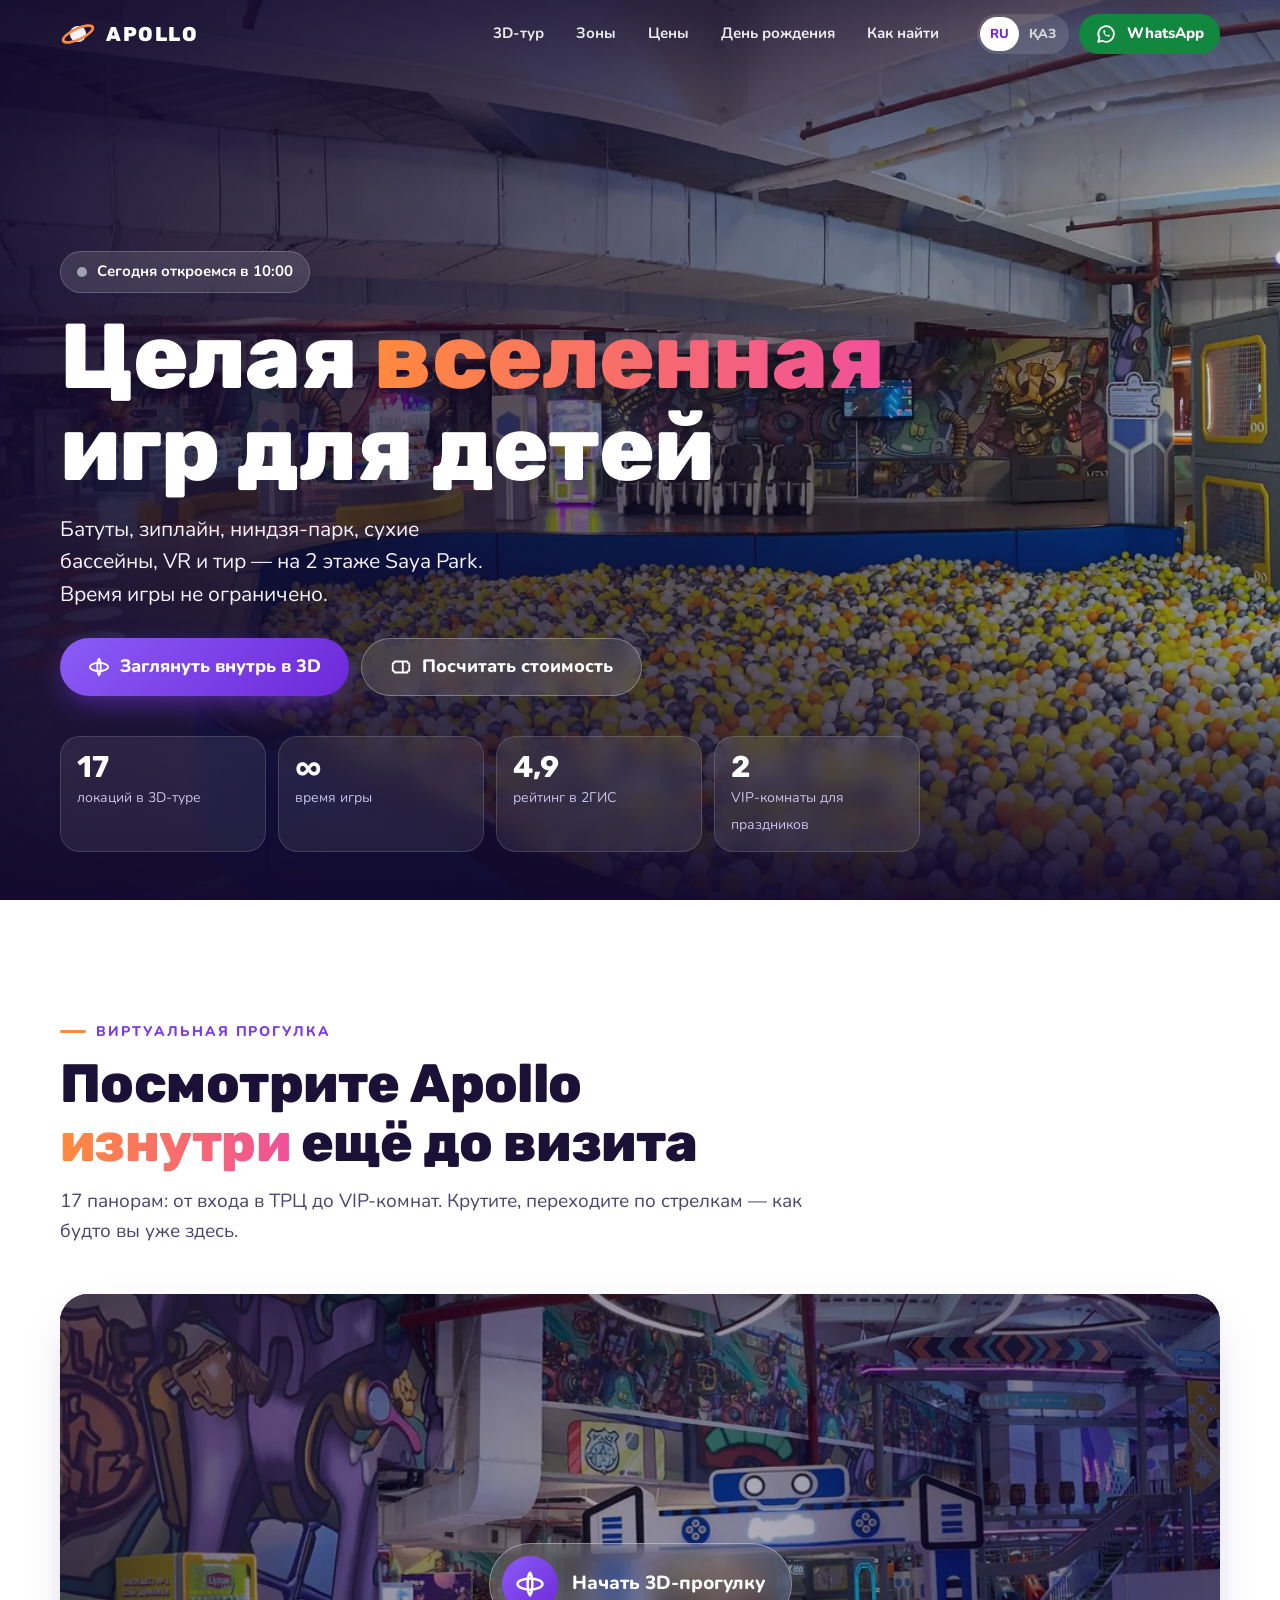
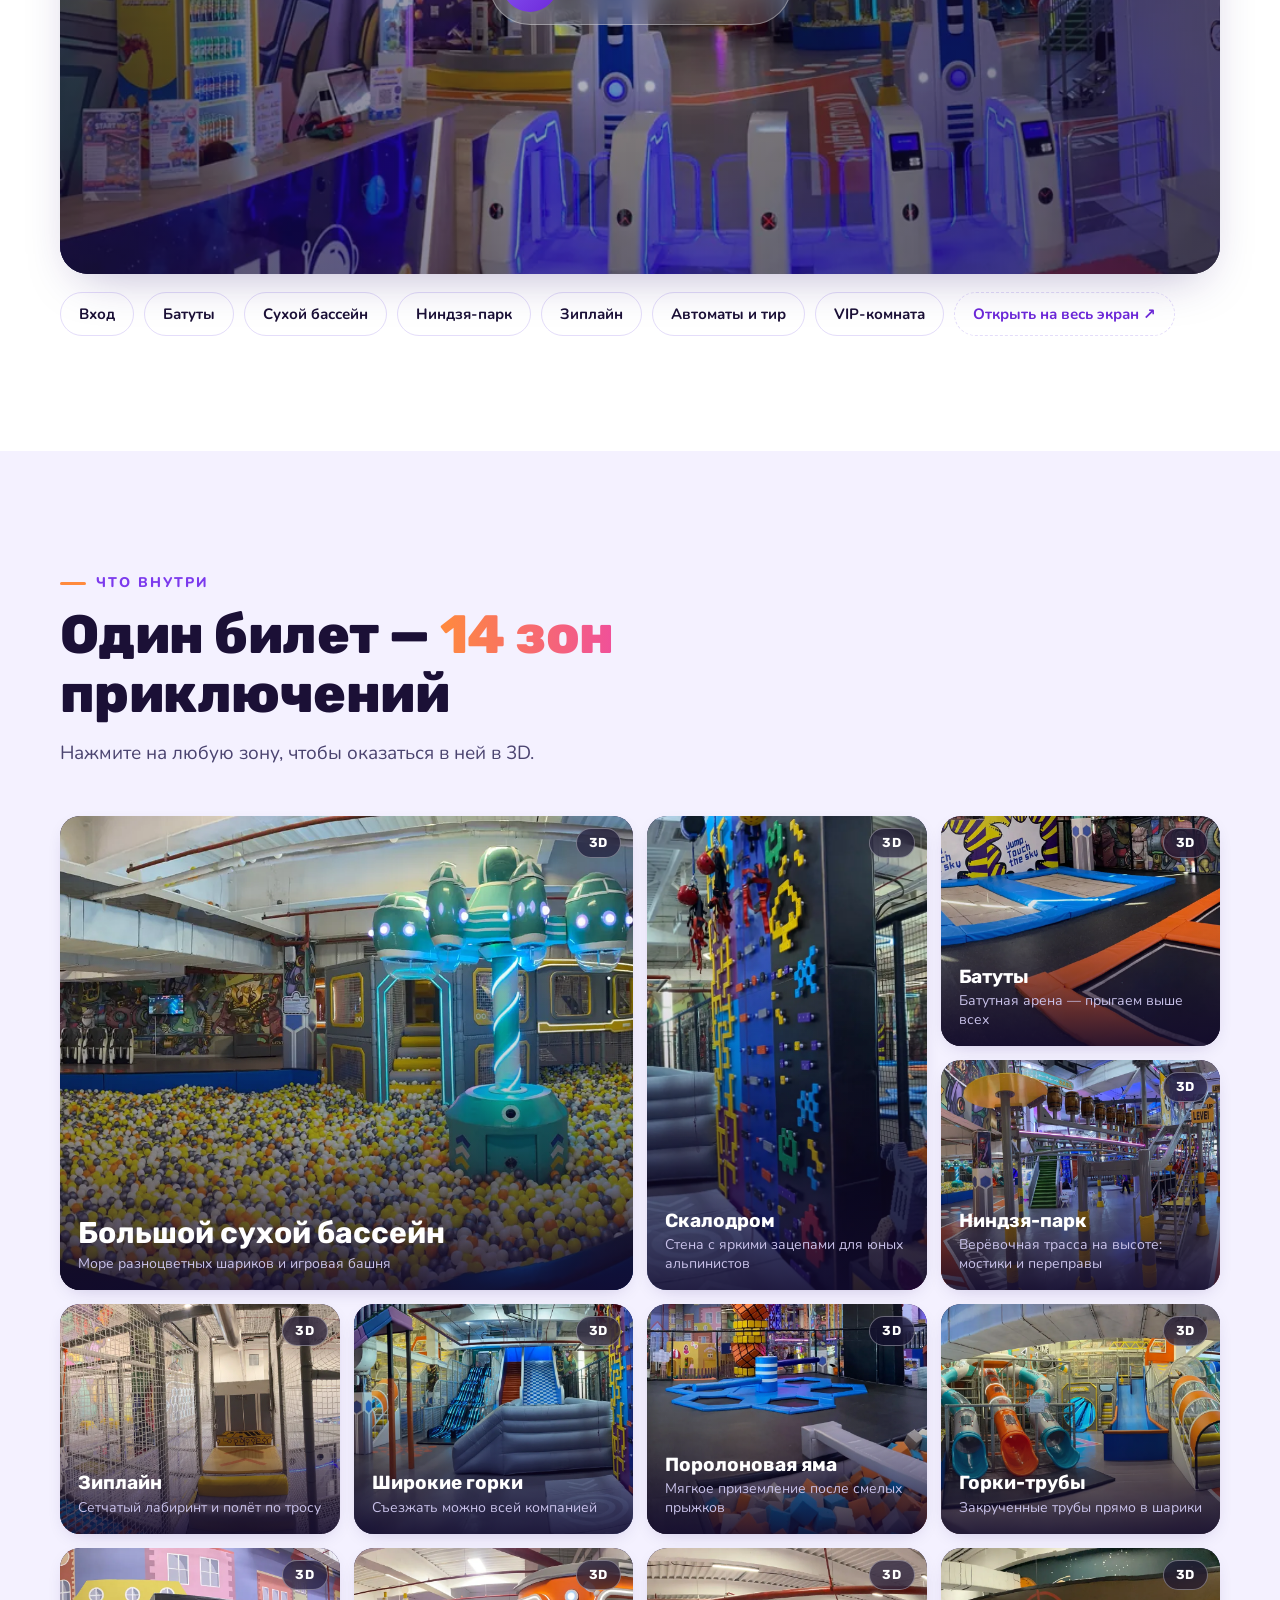
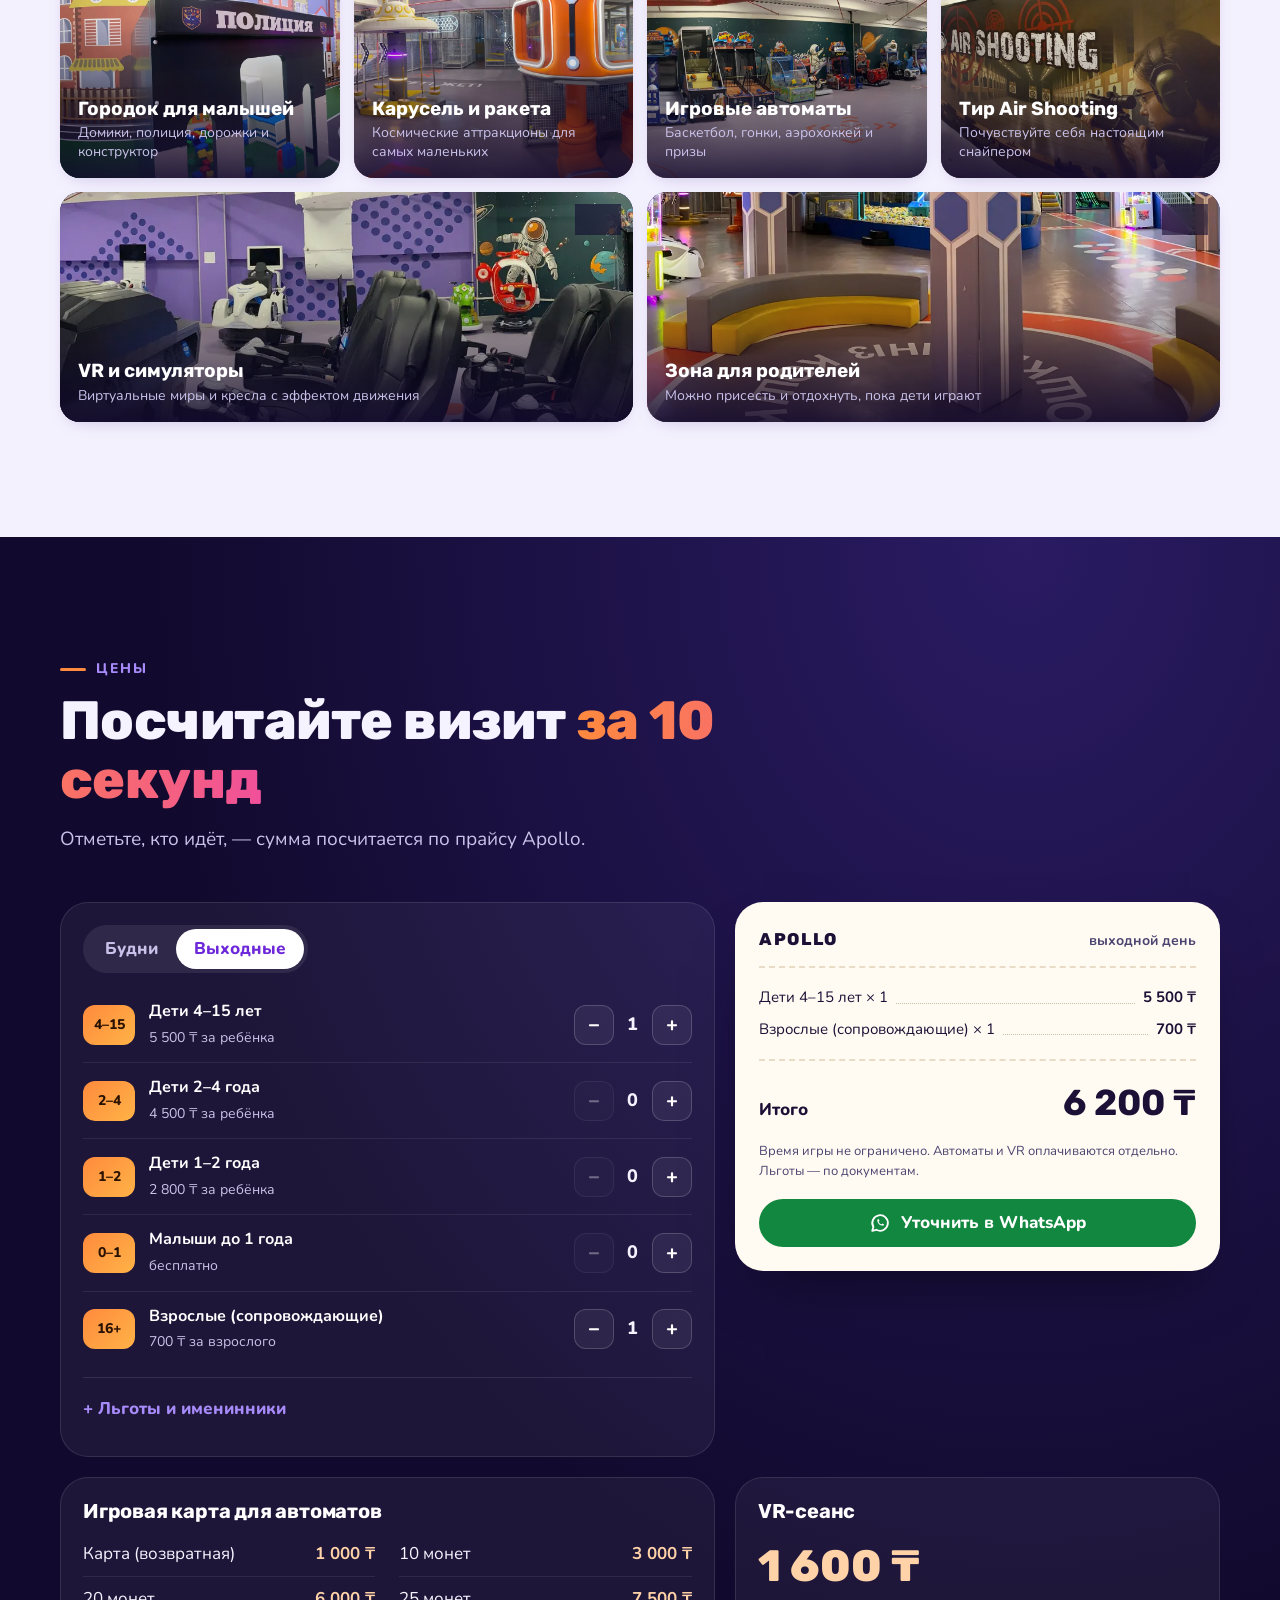
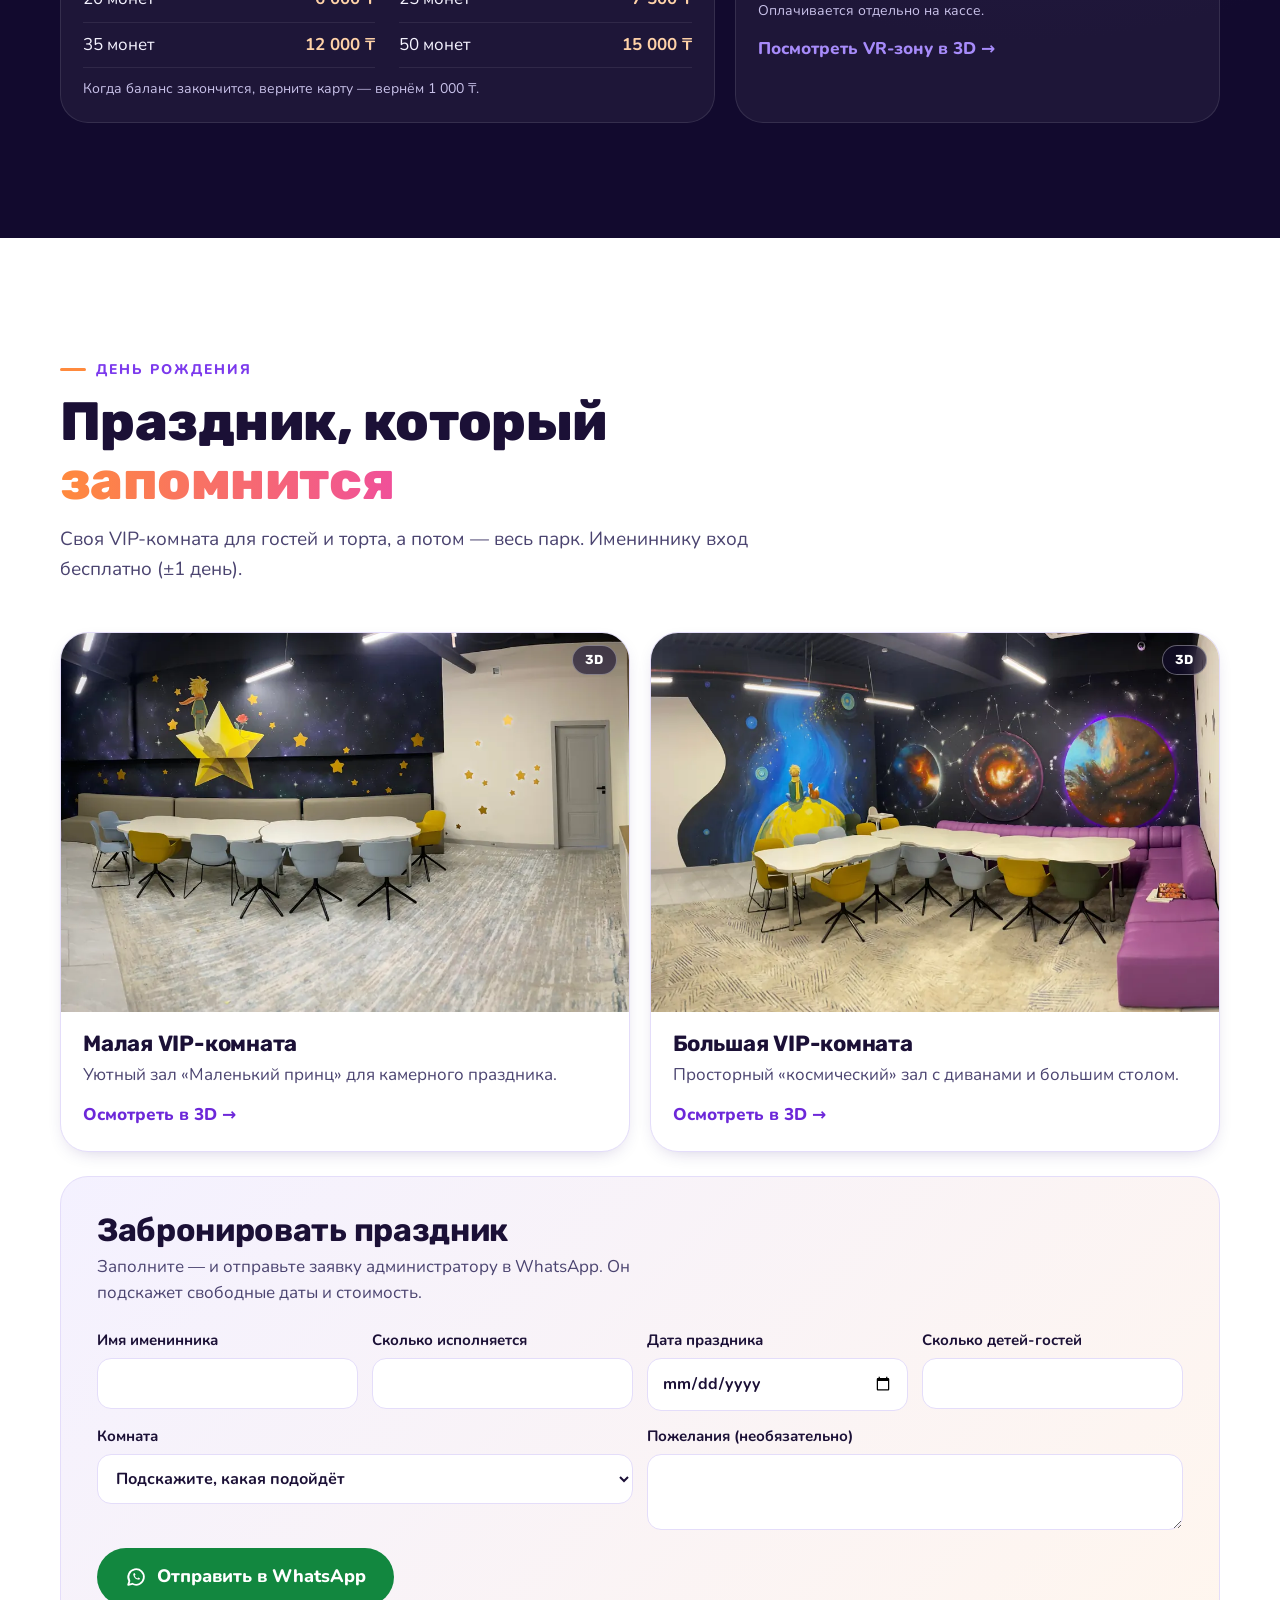
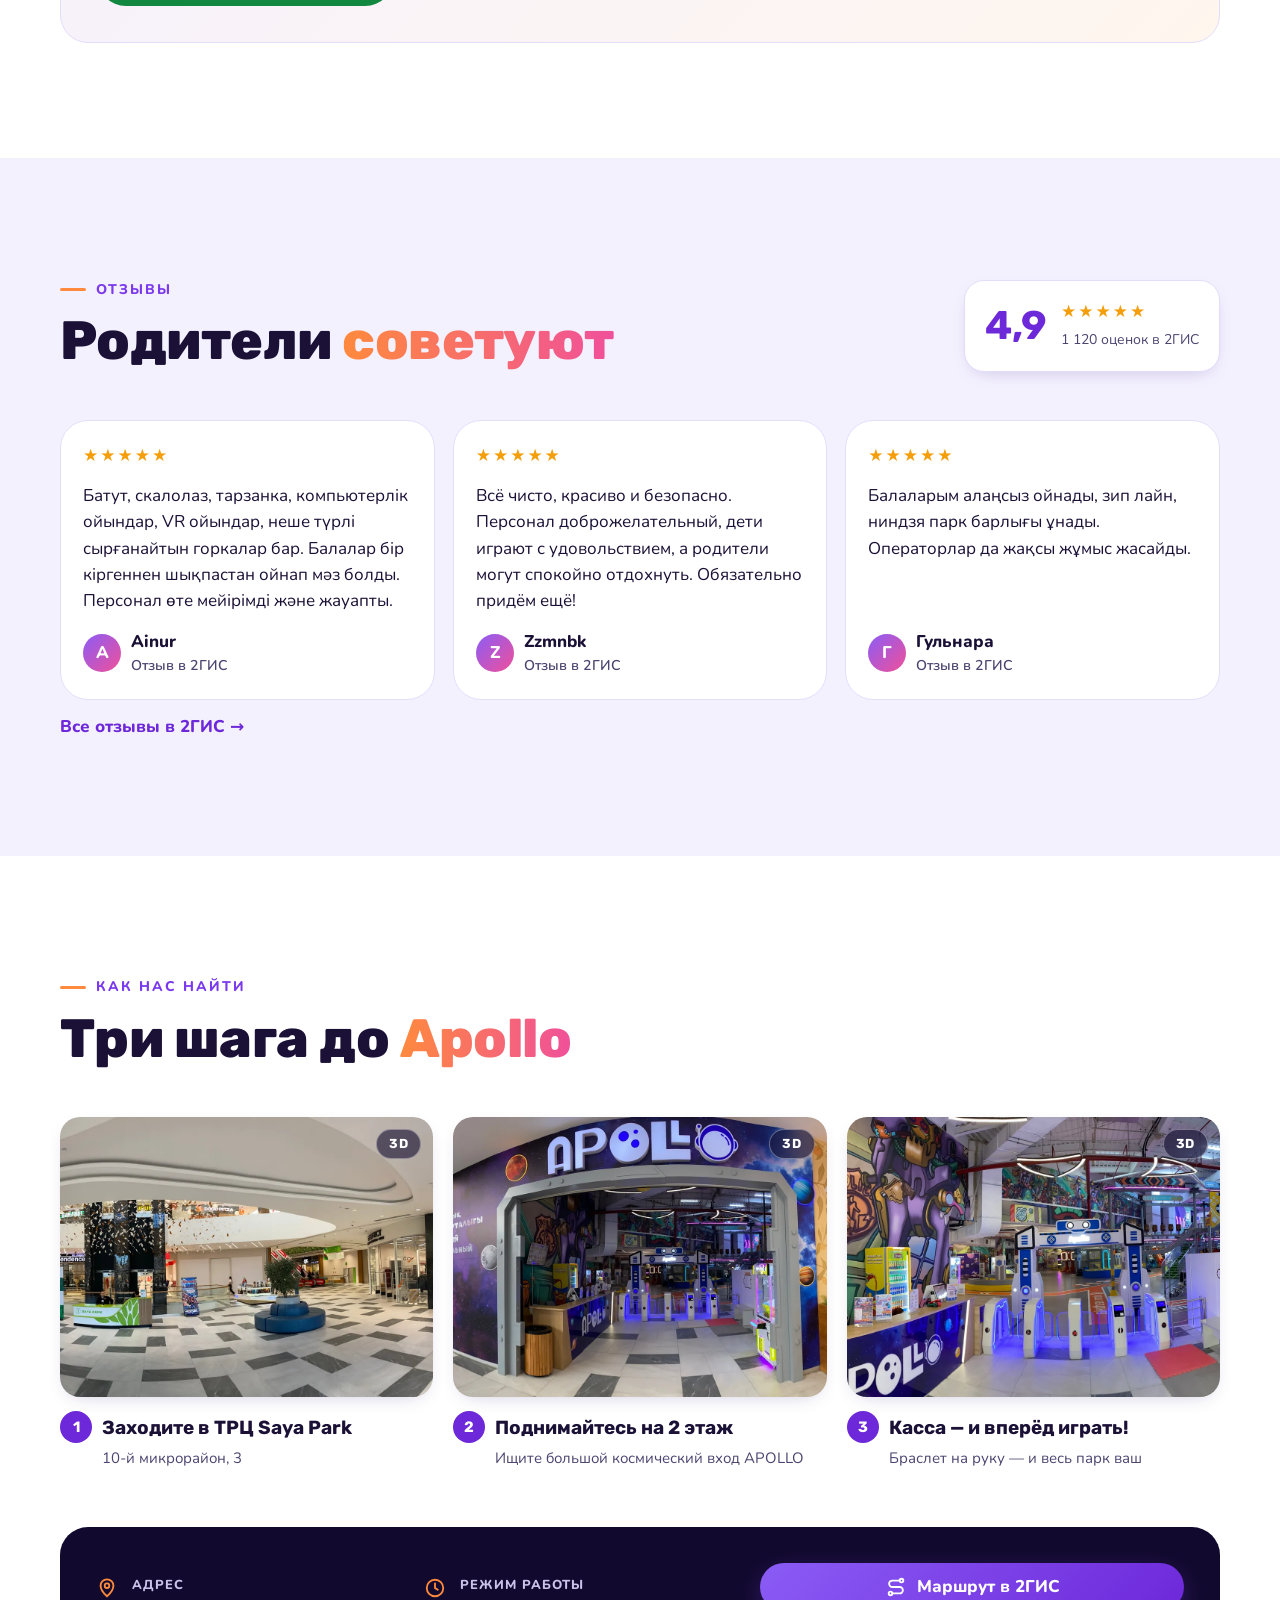
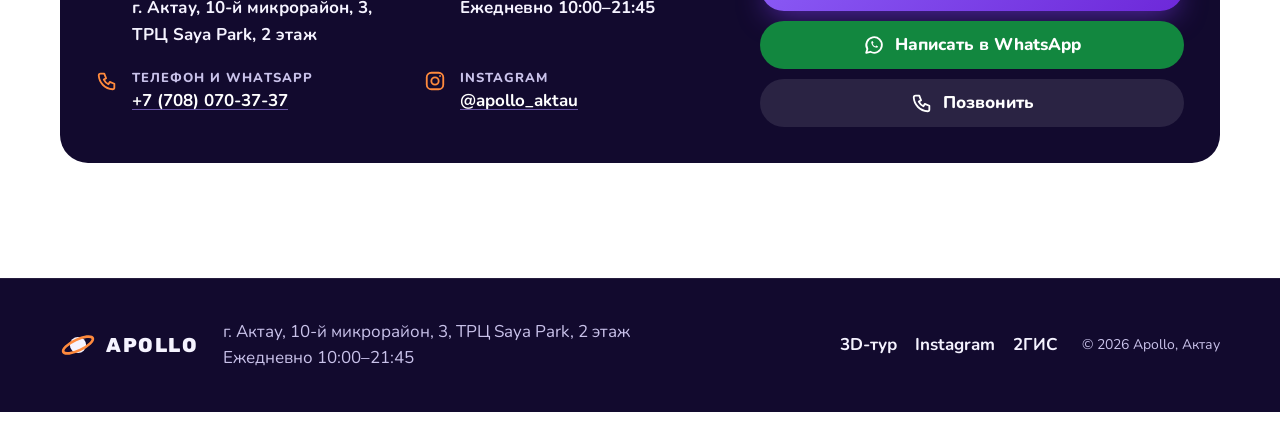
<file: site/index.html>
<!doctype html>
<html lang="ru">
<head>
  <meta charset="utf-8">
  <meta name="viewport" content="width=device-width, initial-scale=1, viewport-fit=cover">
  <title>Apollo — детский развлекательный парк в Актау, Saya Park</title>
  <meta name="description" content="Apollo — большой семейный парк развлечений на 2 этаже ТРЦ Saya Park в Актау: батуты, зиплайн, ниндзя-парк, сухие бассейны, VR, тир и VIP-комнаты для дня рождения. Посмотрите парк в 3D до визита.">
  <meta name="theme-color" content="#120a2e">

  <!-- ЗАМЕНИТЕ https://example.com на адрес сайта (4 места в этом блоке + JSON-LD ниже) -->
  <link rel="canonical" href="https://example.com/">
  <meta property="og:type" content="website">
  <meta property="og:site_name" content="Apollo">
  <meta property="og:locale" content="ru_RU">
  <meta property="og:locale:alternate" content="kk_KZ">
  <meta property="og:title" content="Apollo — детский парк развлечений в Актау">
  <meta property="og:description" content="Батуты, зиплайн, ниндзя-парк, VR и VIP-комнаты для праздников. Saya Park, 2 этаж. Загляните внутрь в 3D!">
  <meta property="og:url" content="https://example.com/">
  <meta property="og:image" content="https://example.com/img/og.jpg">
  <meta property="og:image:width" content="1200">
  <meta property="og:image:height" content="630">
  <meta name="twitter:card" content="summary_large_image">

  <link rel="icon" href="tour/assets/favicon.svg" type="image/svg+xml">
  <link rel="apple-touch-icon" href="tour/assets/apple-touch-icon.png">

  <link rel="preconnect" href="https://fonts.googleapis.com">
  <link rel="preconnect" href="https://fonts.gstatic.com" crossorigin>
  <link rel="stylesheet" href="https://fonts.googleapis.com/css2?family=Nunito:wght@400;600;700;800&family=Rubik:wght@600;700;800&display=swap">
  <link rel="preload" as="image" href="img/hero-strip-sm.webp" media="(max-width: 767px)">
  <link rel="preload" as="image" href="img/hero-strip.webp" media="(min-width: 768px)">
  <link rel="stylesheet" href="css/site.css">

  <script type="application/ld+json">
  {
    "@context": "https://schema.org",
    "@type": "AmusementPark",
    "name": "Apollo",
    "description": "Семейный развлекательный центр: батуты, зиплайн, ниндзя-парк, сухие бассейны, VR, тир, VIP-комнаты для дня рождения.",
    "url": "https://example.com/",
    "image": "https://example.com/img/og.jpg",
    "telephone": "+77080703737",
    "address": {
      "@type": "PostalAddress",
      "streetAddress": "10-й микрорайон, 3, ТРЦ Saya Park, 2 этаж",
      "addressLocality": "Актау",
      "addressCountry": "KZ"
    },
    "openingHoursSpecification": [{
      "@type": "OpeningHoursSpecification",
      "dayOfWeek": ["Monday","Tuesday","Wednesday","Thursday","Friday","Saturday","Sunday"],
      "opens": "10:00",
      "closes": "21:45"
    }],
    "sameAs": [
      "https://www.instagram.com/apollo_aktau/",
      "https://2gis.kz/aktau/firm/70000001102208360"
    ],
    "currenciesAccepted": "KZT"
  }
  </script>
</head>
<body>
<a class="skip" href="#main" data-i18n="skip">К содержимому</a>

<!-- ============ ШАПКА ============ -->
<header class="header" id="header">
  <div class="wrap header-in">
    <a class="logo" href="#top" aria-label="Apollo — наверх">
      <svg viewBox="0 0 40 40" aria-hidden="true"><circle cx="20" cy="20" r="9" fill="#f5f3ff"/><ellipse cx="20" cy="20" rx="18" ry="6" fill="none" stroke="#ff8a3d" stroke-width="3" transform="rotate(-25 20 20)"/></svg>
      <span>APOLLO</span>
    </a>
    <nav class="nav" id="nav" aria-label="Меню">
      <a href="#tour" data-i18n="nav.tour">3D-тур</a>
      <a href="#zones" data-i18n="nav.zones">Зоны</a>
      <a href="#prices" data-i18n="nav.prices">Цены</a>
      <a href="#party" data-i18n="nav.party">День рождения</a>
      <a href="#find" data-i18n="nav.find">Как найти</a>
    </nav>
    <div class="header-actions">
      <div class="lang" role="group" aria-label="Язык / Тіл">
        <button type="button" data-lang="ru" aria-pressed="true">RU</button>
        <button type="button" data-lang="kk" aria-pressed="false">ҚАЗ</button>
      </div>
      <a class="btn btn-wa btn-sm hide-sm" data-wa data-wa-text="wa.hello" target="_blank" rel="noopener">
        <svg viewBox="0 0 24 24" aria-hidden="true"><use href="#i-wa"/></svg><span>WhatsApp</span>
      </a>
      <button class="burger" id="burger" type="button" aria-expanded="false" aria-controls="nav" aria-label="Меню" data-i18n-attr="aria-label:menu">
        <span></span><span></span><span></span>
      </button>
    </div>
  </div>
</header>

<main id="main">

<!-- ============ ПЕРВЫЙ ЭКРАН ============ -->
<section class="hero" id="top">
  <div class="hero-pano" aria-hidden="true">
    <picture>
      <source media="(max-width: 767px)" srcset="img/hero-strip-sm.webp">
      <img src="img/hero-strip.webp" alt="" width="5587" height="1100" fetchpriority="high">
    </picture>
  </div>
  <div class="hero-shade" aria-hidden="true"></div>
  <div class="wrap hero-in">
    <p class="status" id="status"><i></i><span data-i18n="hours.loading">Saya Park, 2 этаж</span></p>
    <h1 class="hero-title" data-i18n-html="hero.title">Целая <em>вселенная</em> игр&nbsp;для&nbsp;детей</h1>
    <p class="hero-sub" data-i18n="hero.sub">Батуты, зиплайн, ниндзя-парк, сухие бассейны, VR и тир — на 2 этаже Saya Park. Время игры не ограничено.</p>
    <div class="hero-cta">
      <a class="btn btn-primary btn-lg" href="#tour">
        <svg viewBox="0 0 24 24" aria-hidden="true"><use href="#i-360"/></svg>
        <span data-i18n="hero.cta3d">Заглянуть внутрь в 3D</span>
      </a>
      <a class="btn btn-glass btn-lg" href="#prices">
        <svg viewBox="0 0 24 24" aria-hidden="true"><use href="#i-ticket"/></svg>
        <span data-i18n="hero.ctaPrice">Посчитать стоимость</span>
      </a>
    </div>
    <ul class="hero-facts">
      <li><b>17</b><span data-i18n="facts.locations">локаций в 3D-туре</span></li>
      <li><b>∞</b><span data-i18n="facts.time">время игры</span></li>
      <li><b data-rating>4,9</b><span data-i18n="facts.rating">рейтинг в 2ГИС</span></li>
      <li><b>2</b><span data-i18n="facts.vip">VIP-комнаты для праздников</span></li>
    </ul>
  </div>
</section>

<!-- ============ 3D-ТУР ============ -->
<section class="section" id="tour">
  <div class="wrap">
    <div class="sec-head">
      <p class="kicker" data-i18n="tour.kicker">Виртуальная прогулка</p>
      <h2 data-i18n-html="tour.title">Посмотрите Apollo <em>изнутри</em> ещё до&nbsp;визита</h2>
      <p class="lead" data-i18n="tour.lead">17 панорам: от входа в ТРЦ до VIP-комнат. Крутите, переходите по стрелкам — как будто вы уже здесь.</p>
    </div>

    <div class="tour-frame" id="tourFrame">
      <button class="tour-poster" id="tourPoster" type="button" data-scene="03-entrance">
        <img src="img/way-reception.webp" alt="" loading="lazy" width="1000" height="750">
        <span class="tour-play">
          <span class="tour-play-ico"><svg viewBox="0 0 24 24" aria-hidden="true"><use href="#i-360"/></svg></span>
          <span data-i18n="tour.start">Начать 3D-прогулку</span>
        </span>
      </button>
    </div>

    <div class="tour-chips" role="group" aria-label="Быстрый переход" data-i18n-attr="aria-label:tour.quick">
      <button type="button" class="chip" data-scene="02-apollo-entrance" data-i18n="tour.c.entrance">Вход</button>
      <button type="button" class="chip" data-scene="06-batut" data-i18n="tour.c.trampoline">Батуты</button>
      <button type="button" class="chip" data-scene="08-bigdryballpool" data-i18n="tour.c.ballpool">Сухой бассейн</button>
      <button type="button" class="chip" data-scene="04-nachalo" data-i18n="tour.c.ninja">Ниндзя-парк</button>
      <button type="button" class="chip" data-scene="11-zipline" data-i18n="tour.c.zipline">Зиплайн</button>
      <button type="button" class="chip" data-scene="13-2ndfloor-2" data-i18n="tour.c.arcade">Автоматы и тир</button>
      <button type="button" class="chip" data-scene="17-vip2big" data-i18n="tour.c.vip">VIP-комната</button>
      <a class="chip chip-link" href="tour/" data-i18n="tour.full">Открыть на весь экран ↗</a>
    </div>
  </div>
</section>

<!-- ============ ЗОНЫ ============ -->
<section class="section section-soft" id="zones">
  <div class="wrap">
    <div class="sec-head">
      <p class="kicker" data-i18n="zones.kicker">Что внутри</p>
      <h2 data-i18n-html="zones.title">Один билет — <em>14 зон</em> приключений</h2>
      <p class="lead" data-i18n="zones.lead">Нажмите на любую зону, чтобы оказаться в ней в 3D.</p>
    </div>
    <div class="zones">
      <a class="zone zone-xl" href="tour/#08-bigdryballpool">
        <img src="img/zone-ballpool.webp" alt="Большой сухой бассейн" loading="lazy" width="1000" height="750" data-i18n-attr="alt:z.ballpool">
        <span class="zone-3d">3D</span>
        <span class="zone-txt"><b data-i18n="z.ballpool">Большой сухой бассейн</b><small data-i18n="z.ballpool.d">Море разноцветных шариков и игровая башня</small></span>
      </a>
      <a class="zone zone-tall" href="tour/#05-vatrushka">
        <img src="img/zone-climb.webp" alt="Скалодром" loading="lazy" width="720" height="960" data-i18n-attr="alt:z.climb">
        <span class="zone-3d">3D</span>
        <span class="zone-txt"><b data-i18n="z.climb">Скалодром</b><small data-i18n="z.climb.d">Стена с яркими зацепами для юных альпинистов</small></span>
      </a>
      <a class="zone" href="tour/#06-batut">
        <img src="img/zone-trampoline.webp" alt="Батуты" loading="lazy" width="1000" height="750" data-i18n-attr="alt:z.trampoline">
        <span class="zone-3d">3D</span>
        <span class="zone-txt"><b data-i18n="z.trampoline">Батуты</b><small data-i18n="z.trampoline.d">Батутная арена — прыгаем выше всех</small></span>
      </a>
      <a class="zone" href="tour/#04-nachalo">
        <img src="img/zone-ninja.webp" alt="Ниндзя-парк" loading="lazy" width="1000" height="750" data-i18n-attr="alt:z.ninja">
        <span class="zone-3d">3D</span>
        <span class="zone-txt"><b data-i18n="z.ninja">Ниндзя-парк</b><small data-i18n="z.ninja.d">Верёвочная трасса на высоте: мостики и переправы</small></span>
      </a>
      <a class="zone" href="tour/#11-zipline">
        <img src="img/zone-zipline.webp" alt="Зиплайн" loading="lazy" width="1000" height="750" data-i18n-attr="alt:z.zipline">
        <span class="zone-3d">3D</span>
        <span class="zone-txt"><b data-i18n="z.zipline">Зиплайн</b><small data-i18n="z.zipline.d">Сетчатый лабиринт и полёт по тросу</small></span>
      </a>
      <a class="zone" href="tour/#05-vatrushka">
        <img src="img/zone-slides.webp" alt="Горки" loading="lazy" width="1000" height="750" data-i18n-attr="alt:z.slides">
        <span class="zone-3d">3D</span>
        <span class="zone-txt"><b data-i18n="z.slides">Широкие горки</b><small data-i18n="z.slides.d">Съезжать можно всей компанией</small></span>
      </a>
      <a class="zone" href="tour/#06-batut">
        <img src="img/zone-foam.webp" alt="Поролоновая яма" loading="lazy" width="1000" height="750" data-i18n-attr="alt:z.foam">
        <span class="zone-3d">3D</span>
        <span class="zone-txt"><b data-i18n="z.foam">Поролоновая яма</b><small data-i18n="z.foam.d">Мягкое приземление после смелых прыжков</small></span>
      </a>
      <a class="zone" href="tour/#08-bigdryballpool">
        <img src="img/zone-tubes.webp" alt="Горки-трубы" loading="lazy" width="1000" height="750" data-i18n-attr="alt:z.tubes">
        <span class="zone-3d">3D</span>
        <span class="zone-txt"><b data-i18n="z.tubes">Горки-трубы</b><small data-i18n="z.tubes.d">Закрученные трубы прямо в шарики</small></span>
      </a>
      <a class="zone" href="tour/#07-detskaya">
        <img src="img/zone-town.webp" alt="Детский городок" loading="lazy" width="1000" height="750" data-i18n-attr="alt:z.town">
        <span class="zone-3d">3D</span>
        <span class="zone-txt"><b data-i18n="z.town">Городок для малышей</b><small data-i18n="z.town.d">Домики, полиция, дорожки и конструктор</small></span>
      </a>
      <a class="zone" href="tour/#09-karusel">
        <img src="img/zone-carousel.webp" alt="Карусель и ракета" loading="lazy" width="1000" height="750" data-i18n-attr="alt:z.carousel">
        <span class="zone-3d">3D</span>
        <span class="zone-txt"><b data-i18n="z.carousel">Карусель и ракета</b><small data-i18n="z.carousel.d">Космические аттракционы для самых маленьких</small></span>
      </a>
      <a class="zone" href="tour/#13-2ndfloor-2">
        <img src="img/zone-arcade.webp" alt="Игровые автоматы" loading="lazy" width="1000" height="750" data-i18n-attr="alt:z.arcade">
        <span class="zone-3d">3D</span>
        <span class="zone-txt"><b data-i18n="z.arcade">Игровые автоматы</b><small data-i18n="z.arcade.d">Баскетбол, гонки, аэрохоккей и призы</small></span>
      </a>
      <a class="zone" href="tour/#13-2ndfloor-2">
        <img src="img/zone-shooting.webp" alt="Тир" loading="lazy" width="1000" height="750" data-i18n-attr="alt:z.shooting">
        <span class="zone-3d">3D</span>
        <span class="zone-txt"><b data-i18n="z.shooting">Тир Air Shooting</b><small data-i18n="z.shooting.d">Почувствуйте себя настоящим снайпером</small></span>
      </a>
      <a class="zone zone-wide" href="tour/#15-2ndfloor-4">
        <img src="img/zone-vr.webp" alt="VR и симуляторы" loading="lazy" width="1000" height="750" data-i18n-attr="alt:z.vr">
        <span class="zone-3d">3D</span>
        <span class="zone-txt"><b data-i18n="z.vr">VR и симуляторы</b><small data-i18n="z.vr.d">Виртуальные миры и кресла с эффектом движения</small></span>
      </a>
      <a class="zone zone-wide" href="tour/#10-parentschillzone">
        <img src="img/zone-parents.webp" alt="Зона для родителей" loading="lazy" width="1000" height="750" data-i18n-attr="alt:z.parents">
        <span class="zone-3d">3D</span>
        <span class="zone-txt"><b data-i18n="z.parents">Зона для родителей</b><small data-i18n="z.parents.d">Можно присесть и отдохнуть, пока дети играют</small></span>
      </a>
    </div>
  </div>
</section>

<!-- ============ ЦЕНЫ ============ -->
<section class="section section-dark" id="prices">
  <div class="wrap">
    <div class="sec-head">
      <p class="kicker" data-i18n="prices.kicker">Цены</p>
      <h2 data-i18n-html="prices.title">Посчитайте визит <em>за 10 секунд</em></h2>
      <p class="lead" data-i18n="prices.lead">Отметьте, кто идёт, — сумма посчитается по прайсу Apollo.</p>
    </div>

    <div class="calc">
      <div class="calc-main">
        <div class="seg" role="radiogroup" aria-label="День недели" data-i18n-attr="aria-label:prices.day">
          <button type="button" role="radio" data-day="0" aria-checked="true" data-i18n="prices.weekday">Будни</button>
          <button type="button" role="radio" data-day="1" aria-checked="false" data-i18n="prices.weekend">Выходные</button>
        </div>
        <ul class="calc-rows" id="calcRows"></ul>
        <details class="perks">
          <summary data-i18n="prices.perks">Льготы и именинники</summary>
          <ul class="calc-rows" id="perkRows"></ul>
        </details>
      </div>
      <aside class="receipt" aria-live="polite">
        <p class="receipt-head"><span>APOLLO</span><span id="rDay"></span></p>
        <ul class="receipt-list" id="rList"></ul>
        <p class="receipt-total"><span data-i18n="prices.total">Итого</span><b id="rTotal">0 ₸</b></p>
        <p class="receipt-note" data-price-note></p>
        <a class="btn btn-wa btn-block" id="rSend" target="_blank" rel="noopener">
          <svg viewBox="0 0 24 24" aria-hidden="true"><use href="#i-wa"/></svg>
          <span data-i18n="prices.send">Уточнить в WhatsApp</span>
        </a>
      </aside>
    </div>

    <div class="price-extra">
      <div class="pcard">
        <h3 data-game-title>Игровая карта для автоматов</h3>
        <ul class="ptable" id="gameRows"></ul>
        <p class="muted small" data-game-note></p>
      </div>
      <div class="pcard pcard-vr">
        <h3 data-vr-title>VR-сеанс</h3>
        <p class="pbig" data-vr-price>1 600 ₸</p>
        <p class="muted small" data-vr-note></p>
        <a class="link-arrow" href="tour/#15-2ndfloor-4" data-i18n="prices.vr3d">Посмотреть VR-зону в 3D →</a>
      </div>
    </div>
  </div>
</section>

<!-- ============ ДЕНЬ РОЖДЕНИЯ ============ -->
<section class="section" id="party">
  <div class="wrap">
    <div class="sec-head">
      <p class="kicker" data-i18n="party.kicker">День рождения</p>
      <h2 data-i18n-html="party.title">Праздник, который <em>запомнится</em></h2>
      <p class="lead" data-i18n="party.lead">Своя VIP-комната для гостей и торта, а потом — весь парк. Имениннику вход бесплатно (±1 день).</p>
    </div>

    <div class="vips">
      <article class="vip">
        <a class="vip-img" href="tour/#16-vip1small" aria-label="Малая VIP-комната в 3D" data-i18n-attr="aria-label:party.small3d">
          <img src="img/vip-small.webp" alt="" loading="lazy" width="1000" height="667">
          <span class="zone-3d">3D</span>
        </a>
        <div class="vip-body">
          <h3 data-i18n="party.small">Малая VIP-комната</h3>
          <p class="muted" data-i18n="party.small.d">Уютный зал «Маленький принц» для камерного праздника.</p>
          <a class="link-arrow" href="tour/#16-vip1small" data-i18n="party.look">Осмотреть в 3D →</a>
        </div>
      </article>
      <article class="vip">
        <a class="vip-img" href="tour/#17-vip2big" aria-label="Большая VIP-комната в 3D" data-i18n-attr="aria-label:party.big3d">
          <img src="img/vip-big.webp" alt="" loading="lazy" width="1000" height="667">
          <span class="zone-3d">3D</span>
        </a>
        <div class="vip-body">
          <h3 data-i18n="party.big">Большая VIP-комната</h3>
          <p class="muted" data-i18n="party.big.d">Просторный «космический» зал с диванами и большим столом.</p>
          <a class="link-arrow" href="tour/#17-vip2big" data-i18n="party.look">Осмотреть в 3D →</a>
        </div>
      </article>
    </div>

    <form class="book" id="bookForm" novalidate>
      <div class="book-head">
        <h3 data-i18n="book.title">Забронировать праздник</h3>
        <p class="muted" data-i18n="book.lead">Заполните — и отправьте заявку администратору в WhatsApp. Он подскажет свободные даты и стоимость.</p>
      </div>
      <div class="book-grid">
        <label><span data-i18n="book.name">Имя именинника</span><input name="name" autocomplete="off" required></label>
        <label><span data-i18n="book.age">Сколько исполняется</span><input name="age" type="number" min="1" max="18" inputmode="numeric"></label>
        <label><span data-i18n="book.date">Дата праздника</span><input name="date" type="date" required></label>
        <label><span data-i18n="book.guests">Сколько детей-гостей</span><input name="guests" type="number" min="1" max="60" inputmode="numeric"></label>
        <label class="span2"><span data-i18n="book.room">Комната</span>
          <select name="room">
            <option value="any" data-i18n="book.room.any">Подскажите, какая подойдёт</option>
            <option value="small" data-i18n="party.small">Малая VIP-комната</option>
            <option value="big" data-i18n="party.big">Большая VIP-комната</option>
          </select>
        </label>
        <label class="span2"><span data-i18n="book.comment">Пожелания (необязательно)</span><textarea name="comment" rows="2"></textarea></label>
      </div>
      <p class="form-error" id="bookError" role="alert" hidden data-i18n="book.error">Укажите имя именинника и дату праздника.</p>
      <button class="btn btn-wa btn-lg" type="submit">
        <svg viewBox="0 0 24 24" aria-hidden="true"><use href="#i-wa"/></svg>
        <span data-i18n="book.send">Отправить в WhatsApp</span>
      </button>
    </form>
  </div>
</section>

<!-- ============ ОТЗЫВЫ ============ -->
<section class="section section-soft" id="reviews">
  <div class="wrap">
    <div class="reviews-head">
      <div class="sec-head">
        <p class="kicker" data-i18n="rev.kicker">Отзывы</p>
        <h2 data-i18n-html="rev.title">Родители <em>советуют</em></h2>
      </div>
      <a class="rating" data-2gis-reviews target="_blank" rel="noopener">
        <b data-rating>4,9</b>
        <span><span class="stars" aria-hidden="true">★★★★★</span><small data-rating-count>1 120 оценок в 2ГИС</small></span>
      </a>
    </div>
    <div class="reviews" id="reviewList"></div>
    <a class="link-arrow" data-2gis-reviews target="_blank" rel="noopener" data-i18n="rev.all">Все отзывы в 2ГИС →</a>
  </div>
</section>

<!-- ============ КАК НАЙТИ ============ -->
<section class="section" id="find">
  <div class="wrap">
    <div class="sec-head">
      <p class="kicker" data-i18n="find.kicker">Как нас найти</p>
      <h2 data-i18n-html="find.title">Три шага до <em>Apollo</em></h2>
    </div>
    <ol class="steps">
      <li class="step">
        <a href="tour/#01-mall-entrance"><img src="img/way-mall.webp" alt="" loading="lazy" width="1000" height="750"><span class="zone-3d">3D</span></a>
        <b><span class="step-n">1</span><span data-i18n="find.s1">Заходите в ТРЦ Saya Park</span></b>
        <small class="muted" data-i18n="find.s1.d">10-й микрорайон, 3</small>
      </li>
      <li class="step">
        <a href="tour/#02-apollo-entrance"><img src="img/way-apollo.webp" alt="" loading="lazy" width="1000" height="750"><span class="zone-3d">3D</span></a>
        <b><span class="step-n">2</span><span data-i18n="find.s2">Поднимайтесь на 2 этаж</span></b>
        <small class="muted" data-i18n="find.s2.d">Ищите большой космический вход APOLLO</small>
      </li>
      <li class="step">
        <a href="tour/#03-entrance"><img src="img/way-reception.webp" alt="" loading="lazy" width="1000" height="750"><span class="zone-3d">3D</span></a>
        <b><span class="step-n">3</span><span data-i18n="find.s3">Касса — и вперёд играть!</span></b>
        <small class="muted" data-i18n="find.s3.d">Браслет на руку — и весь парк ваш</small>
      </li>
    </ol>

    <div class="contact">
      <ul class="contact-list">
        <li><svg viewBox="0 0 24 24" aria-hidden="true"><use href="#i-pin"/></svg><div><small data-i18n="c.address">Адрес</small><b data-address></b></div></li>
        <li><svg viewBox="0 0 24 24" aria-hidden="true"><use href="#i-clock"/></svg><div><small data-i18n="c.hours">Режим работы</small><b data-hours></b></div></li>
        <li><svg viewBox="0 0 24 24" aria-hidden="true"><use href="#i-phone"/></svg><div><small data-i18n="c.phone">Телефон и WhatsApp</small><b><a data-phone></a></b></div></li>
        <li><svg viewBox="0 0 24 24" aria-hidden="true"><use href="#i-ig"/></svg><div><small>Instagram</small><b><a data-ig target="_blank" rel="noopener"></a></b></div></li>
      </ul>
      <div class="contact-btns">
        <a class="btn btn-primary" data-2gis target="_blank" rel="noopener">
          <svg viewBox="0 0 24 24" aria-hidden="true"><use href="#i-route"/></svg><span data-i18n="c.route">Маршрут в 2ГИС</span>
        </a>
        <a class="btn btn-wa" data-wa data-wa-text="wa.hello" target="_blank" rel="noopener">
          <svg viewBox="0 0 24 24" aria-hidden="true"><use href="#i-wa"/></svg><span data-i18n="c.wa">Написать в WhatsApp</span>
        </a>
        <a class="btn btn-ghost" data-call>
          <svg viewBox="0 0 24 24" aria-hidden="true"><use href="#i-phone"/></svg><span data-i18n="c.call">Позвонить</span>
        </a>
      </div>
    </div>
  </div>
</section>

</main>

<footer class="footer">
  <div class="wrap footer-in">
    <a class="logo" href="#top">
      <svg viewBox="0 0 40 40" aria-hidden="true"><circle cx="20" cy="20" r="9" fill="#f5f3ff"/><ellipse cx="20" cy="20" rx="18" ry="6" fill="none" stroke="#ff8a3d" stroke-width="3" transform="rotate(-25 20 20)"/></svg>
      <span>APOLLO</span>
    </a>
    <p class="muted"><span data-address></span><br><span data-hours></span></p>
    <p class="footer-links">
      <a href="tour/" data-i18n="nav.tour">3D-тур</a>
      <a data-ig target="_blank" rel="noopener">Instagram</a>
      <a data-2gis target="_blank" rel="noopener">2ГИС</a>
    </p>
    <p class="muted small">© <span id="year"></span> Apollo, Актау</p>
  </div>
</footer>

<!-- Нижняя панель на телефоне -->
<nav class="dock" aria-label="Быстрые действия">
  <a data-call><svg viewBox="0 0 24 24" aria-hidden="true"><use href="#i-phone"/></svg><span data-i18n="dock.call">Звонок</span></a>
  <a class="dock-main" href="tour/"><svg viewBox="0 0 24 24" aria-hidden="true"><use href="#i-360"/></svg><span data-i18n="nav.tour">3D-тур</span></a>
  <a data-wa data-wa-text="wa.hello" target="_blank" rel="noopener"><svg viewBox="0 0 24 24" aria-hidden="true"><use href="#i-wa"/></svg><span>WhatsApp</span></a>
</nav>

<!-- Иконки -->
<svg width="0" height="0" style="position:absolute" aria-hidden="true">
  <symbol id="i-wa" viewBox="0 0 24 24"><path d="M3.5 20.5l1.3-4.2A8.5 8.5 0 1 1 8 19.4z" fill="none" stroke="currentColor" stroke-width="2" stroke-linejoin="round"/><path d="M9 8.5c0 3.5 2.5 6.5 6.5 6.5l1-1.5-2-1-1 1c-1.3-.5-2.5-1.7-3-3l1-1-1-2z" fill="currentColor"/></symbol>
  <symbol id="i-360" viewBox="0 0 24 24"><g fill="none" stroke="currentColor" stroke-width="2" stroke-linecap="round" stroke-linejoin="round"><ellipse cx="12" cy="12" rx="10" ry="4.5"/><path d="M12 3c2.5 2.5 2.5 15.5 0 18M12 3c-2.5 2.5-2.5 15.5 0 18"/></g></symbol>
  <symbol id="i-ticket" viewBox="0 0 24 24"><path d="M3 8a2 2 0 0 0 2-2h14a2 2 0 0 0 2 2v8a2 2 0 0 0-2 2H5a2 2 0 0 0-2-2zM14 6v12" fill="none" stroke="currentColor" stroke-width="2" stroke-linejoin="round" stroke-dasharray="0"/></symbol>
  <symbol id="i-pin" viewBox="0 0 24 24"><g fill="none" stroke="currentColor" stroke-width="2"><path d="M12 21s-7-6.1-7-11.5A7 7 0 0 1 19 9.5C19 14.9 12 21 12 21z"/><circle cx="12" cy="9.5" r="2.5"/></g></symbol>
  <symbol id="i-clock" viewBox="0 0 24 24"><g fill="none" stroke="currentColor" stroke-width="2" stroke-linecap="round"><circle cx="12" cy="12" r="9"/><path d="M12 7v5l3 2"/></g></symbol>
  <symbol id="i-phone" viewBox="0 0 24 24"><path d="M5 4h4l2 5-2.5 1.5a11 11 0 0 0 5 5L15 13l5 2v4a2 2 0 0 1-2 2A16 16 0 0 1 3 6a2 2 0 0 1 2-2" fill="none" stroke="currentColor" stroke-width="2" stroke-linejoin="round"/></symbol>
  <symbol id="i-ig" viewBox="0 0 24 24"><g fill="none" stroke="currentColor" stroke-width="2" stroke-linecap="round"><rect x="3" y="3" width="18" height="18" rx="5"/><circle cx="12" cy="12" r="4"/><path d="M17.5 6.5v.01"/></g></symbol>
  <symbol id="i-route" viewBox="0 0 24 24"><g fill="none" stroke="currentColor" stroke-width="2" stroke-linecap="round" stroke-linejoin="round"><circle cx="6" cy="19" r="2"/><circle cx="18" cy="5" r="2"/><path d="M8 19h8a3.5 3.5 0 0 0 0-7H8a3.5 3.5 0 0 1 0-7h8"/></g></symbol>
</svg>

<script src="js/site.js"></script>
</body>
</html>
</file>
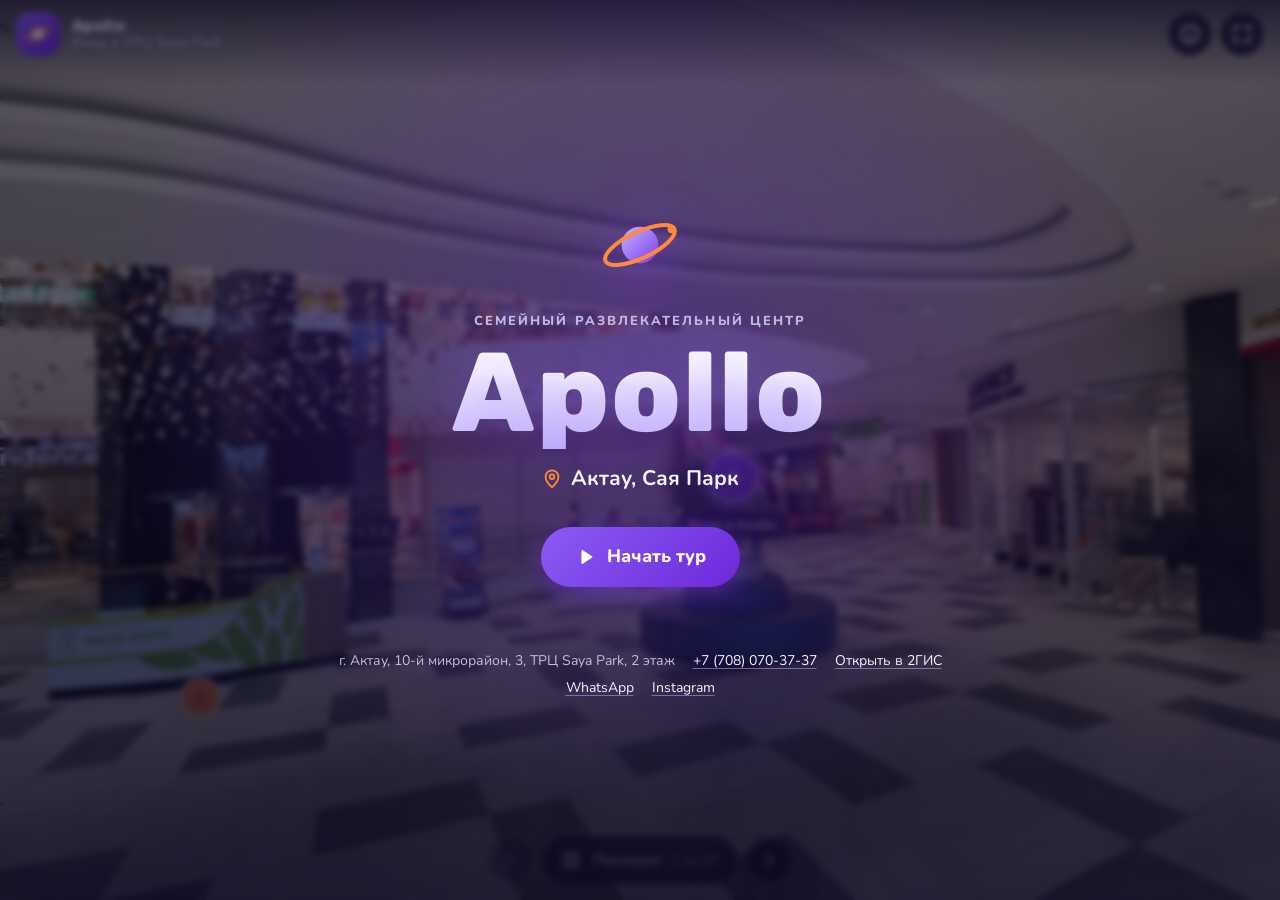
<file: tour/index.html>
<!doctype html>
<html lang="ru">
<head>
  <meta charset="utf-8">
  <meta name="viewport" content="width=device-width, initial-scale=1, viewport-fit=cover">
  <title>Apollo — виртуальный тур</title>
  <meta name="description" content="Виртуальный 3D-тур по семейному развлекательному центру Apollo в Актау, ТРЦ Сая Парк (Saya Park): батуты, сухие бассейны, зиплайн, игровые автоматы и VIP-комнаты для праздников.">
  <meta name="theme-color" content="#0b0820">

  <!--
    ЗАМЕНИТЕ https://example.com на адрес вашего сайта (3 места ниже, /tour/ оставьте).
    Для превью в WhatsApp/Telegram ссылка на картинку должна быть полной (с https://).
  -->
  <link rel="canonical" href="https://example.com/tour/">
  <meta property="og:type" content="website">
  <meta property="og:site_name" content="Apollo">
  <meta property="og:locale" content="ru_RU">
  <meta property="og:title" content="Apollo — виртуальный тур">
  <meta property="og:description" content="Прогуляйтесь по Apollo, не выходя из дома. Актау, Сая Парк.">
  <meta property="og:url" content="https://example.com/tour/">
  <meta property="og:image" content="https://example.com/tour/assets/og-image.jpg">
  <meta property="og:image:width" content="1200">
  <meta property="og:image:height" content="630">
  <meta property="og:image:alt" content="Apollo — виртуальный тур, Актау, Сая Парк">
  <meta name="twitter:card" content="summary_large_image">

  <link rel="icon" href="assets/favicon.svg" type="image/svg+xml">
  <link rel="apple-touch-icon" href="assets/apple-touch-icon.png">

  <link rel="preconnect" href="https://fonts.googleapis.com">
  <link rel="preconnect" href="https://fonts.gstatic.com" crossorigin>
  <link rel="stylesheet" href="https://fonts.googleapis.com/css2?family=Nunito:wght@400;600;700;800&family=Rubik:wght@600;700;800&display=swap">

  <link rel="stylesheet" href="vendor/pannellum/pannellum.css">
  <link rel="stylesheet" href="css/style.css">
</head>
<body>
<div id="app" class="app">

  <!-- Панорама -->
  <div id="pano" class="pano" aria-label="Панорама"></div>

  <!-- Верхняя панель -->
  <header class="topbar">
    <a class="brand" href="../" title="На главную">
      <span class="brand-mark" aria-hidden="true">
        <svg viewBox="0 0 32 32"><circle cx="16" cy="16" r="7" fill="currentColor"/><ellipse cx="16" cy="16" rx="14" ry="5" fill="none" stroke="currentColor" stroke-width="2" transform="rotate(-25 16 16)"/></svg>
      </span>
      <div class="brand-text">
        <span class="brand-name" data-venue="name">Apollo</span>
        <span id="sceneTitle" class="scene-title"></span>
      </div>
    </a>
    <div class="topbar-actions">
      <button id="langBtn" class="icon-btn lang-btn" type="button" hidden data-i18n-aria="language"></button>
      <button id="infoBtn" class="icon-btn" type="button" data-i18n-aria="info" data-i18n-title="info">
        <svg viewBox="0 0 24 24" aria-hidden="true"><circle cx="12" cy="12" r="9.5"/><path d="M12 11v6M12 7.5v.01"/></svg>
      </button>
      <a id="expandBtn" class="icon-btn embed-only" href="./" target="_top" aria-label="Открыть тур на весь экран" title="Открыть тур на весь экран">
        <svg viewBox="0 0 24 24" aria-hidden="true"><path d="M14 4h6v6M20 4l-7 7M10 20H4v-6M4 20l7-7"/></svg>
      </a>
      <button id="fsBtn" class="icon-btn" type="button" data-i18n-aria="fullscreen" data-i18n-title="fullscreen">
        <svg class="i-enter" viewBox="0 0 24 24" aria-hidden="true"><path d="M4 9V4h5M20 9V4h-5M4 15v5h5M20 15v5h-5"/></svg>
        <svg class="i-exit" viewBox="0 0 24 24" aria-hidden="true"><path d="M9 4v5H4M15 4v5h5M9 20v-5H4M15 20v-5h5"/></svg>
      </button>
    </div>
  </header>

  <!-- Нижняя навигация -->
  <nav class="scene-nav" aria-label="Навигация по локациям">
    <button id="prevBtn" class="icon-btn" type="button" data-i18n-aria="prev" data-i18n-title="prev">
      <svg viewBox="0 0 24 24" aria-hidden="true"><path d="M15 5l-7 7 7 7"/></svg>
    </button>
    <button id="listBtn" class="pill-btn" type="button" aria-controls="drawer" aria-expanded="false">
      <svg viewBox="0 0 24 24" aria-hidden="true"><rect x="3.5" y="3.5" width="7" height="7" rx="1.5"/><rect x="13.5" y="3.5" width="7" height="7" rx="1.5"/><rect x="3.5" y="13.5" width="7" height="7" rx="1.5"/><rect x="13.5" y="13.5" width="7" height="7" rx="1.5"/></svg>
      <span data-i18n="locations">Локации</span>
      <span id="counter" class="counter"></span>
    </button>
    <button id="nextBtn" class="icon-btn" type="button" data-i18n-aria="next" data-i18n-title="next">
      <svg viewBox="0 0 24 24" aria-hidden="true"><path d="M9 5l7 7-7 7"/></svg>
    </button>
  </nav>

  <!-- Список локаций -->
  <div id="scrim" class="scrim" hidden></div>
  <aside id="drawer" class="drawer" aria-hidden="true" aria-labelledby="drawerTitle">
    <div class="sheet-handle" aria-hidden="true"></div>
    <div class="drawer-head">
      <h2 id="drawerTitle" data-i18n="allLocations">Все локации</h2>
      <button class="icon-btn ghost" type="button" data-close data-i18n-aria="close">
        <svg viewBox="0 0 24 24" aria-hidden="true"><path d="M6 6l12 12M18 6L6 18"/></svg>
      </button>
    </div>
    <div id="sceneList" class="scene-list"></div>
  </aside>

  <!-- О заведении -->
  <aside id="infoCard" class="card info-card" aria-hidden="true" aria-labelledby="infoTitle">
    <div class="card-head">
      <div>
        <h2 id="infoTitle" data-venue="name">Apollo</h2>
        <p class="muted" data-venue="tagline"></p>
      </div>
      <button class="icon-btn ghost" type="button" data-close data-i18n-aria="close">
        <svg viewBox="0 0 24 24" aria-hidden="true"><path d="M6 6l12 12M18 6L6 18"/></svg>
      </button>
    </div>
    <dl class="contacts">
      <div class="contact-row">
        <svg viewBox="0 0 24 24" aria-hidden="true"><path d="M12 21s-7-6.1-7-11.5A7 7 0 0 1 19 9.5C19 14.9 12 21 12 21z"/><circle cx="12" cy="9.5" r="2.5"/></svg>
        <div><dt data-i18n="address">Адрес</dt><dd data-venue="address"></dd></div>
      </div>
      <div class="contact-row">
        <svg viewBox="0 0 24 24" aria-hidden="true"><circle cx="12" cy="12" r="9"/><path d="M12 7v5l3 2"/></svg>
        <div><dt data-i18n="hours">Часы работы</dt><dd data-venue="hours"></dd></div>
      </div>
      <div class="contact-row">
        <svg viewBox="0 0 24 24" aria-hidden="true"><path d="M5 4h4l2 5-2.5 1.5a11 11 0 0 0 5 5L15 13l5 2v4a2 2 0 0 1-2 2A16 16 0 0 1 3 6a2 2 0 0 1 2-2"/></svg>
        <div><dt data-i18n="phone">Телефон</dt><dd><a data-venue-phone></a></dd></div>
      </div>
    </dl>
    <div class="card-actions">
      <a class="btn btn-primary" data-venue-map target="_blank" rel="noopener">
        <svg viewBox="0 0 24 24" aria-hidden="true"><path d="M9 4L3 6v14l6-2 6 2 6-2V4l-6 2-6-2zM9 4v14M15 6v14"/></svg>
        <span data-i18n="openMap">Открыть в 2ГИС</span>
      </a>
      <a class="btn btn-ghost" data-venue-call>
        <svg viewBox="0 0 24 24" aria-hidden="true"><path d="M5 4h4l2 5-2.5 1.5a11 11 0 0 0 5 5L15 13l5 2v4a2 2 0 0 1-2 2A16 16 0 0 1 3 6a2 2 0 0 1 2-2"/></svg>
        <span data-i18n="call">Позвонить</span>
      </a>
      <a class="btn btn-ghost btn-wa" data-venue-whatsapp target="_blank" rel="noopener">
        <svg viewBox="0 0 24 24" aria-hidden="true"><path d="M3.5 20.5l1.3-4.2A8.5 8.5 0 1 1 8 19.4z"/><path d="M9 8.5c0 3.5 2.5 6.5 6.5 6.5l1-1.5-2-1-1 1c-1.3-.5-2.5-1.7-3-3l1-1-1-2z" fill="currentColor" stroke="none"/></svg>
        <span data-i18n="whatsapp">WhatsApp</span>
      </a>
      <a class="btn btn-ghost btn-ig" data-venue-instagram target="_blank" rel="noopener">
        <svg viewBox="0 0 24 24" aria-hidden="true"><rect x="3" y="3" width="18" height="18" rx="5"/><circle cx="12" cy="12" r="4"/><path d="M17.5 6.5v.01"/></svg>
        <span data-i18n="instagram">Instagram</span>
      </a>
    </div>
  </aside>

  <!-- Карточка инфо-метки -->
  <aside id="hsCard" class="card hs-card" aria-hidden="true" aria-live="polite">
    <div class="card-head">
      <h2 id="hsTitle"></h2>
      <button class="icon-btn ghost" type="button" data-close data-i18n-aria="close">
        <svg viewBox="0 0 24 24" aria-hidden="true"><path d="M6 6l12 12M18 6L6 18"/></svg>
      </button>
    </div>
    <p id="hsDesc" class="muted"></p>
  </aside>

  <div id="toast" class="toast" role="status" aria-live="polite"></div>

  <!-- Приветственный экран -->
  <section id="welcome" class="welcome" aria-labelledby="welcomeTitle">
    <div class="welcome-inner">
      <div class="welcome-logo" aria-hidden="true">
        <svg viewBox="0 0 64 64"><defs><linearGradient id="wg" x1="0" y1="0" x2="1" y2="1"><stop offset="0" stop-color="#c4b5fd"/><stop offset="1" stop-color="#7c3aed"/></linearGradient></defs><circle cx="32" cy="32" r="14" fill="url(#wg)"/><ellipse cx="32" cy="32" rx="29" ry="10" fill="none" stroke="#ff8a3d" stroke-width="3" transform="rotate(-25 32 32)"/><circle cx="56" cy="20" r="3" fill="#ff8a3d"/></svg>
      </div>
      <p class="welcome-kicker" data-venue="tagline">Семейный развлекательный центр</p>
      <h1 id="welcomeTitle" class="welcome-title" data-venue="name">Apollo</h1>
      <p class="welcome-sub">
        <svg viewBox="0 0 24 24" aria-hidden="true"><path d="M12 21s-7-6.1-7-11.5A7 7 0 0 1 19 9.5C19 14.9 12 21 12 21z"/><circle cx="12" cy="9.5" r="2.5"/></svg>
        <span data-venue="subtitle">Актау, Сая Парк</span>
      </p>
      <button id="startBtn" class="btn btn-primary btn-xl" type="button">
        <svg viewBox="0 0 24 24" aria-hidden="true"><path d="M8 5.5v13l10-6.5z" fill="currentColor"/></svg>
        <span data-i18n="start">Начать тур</span>
      </button>
      <p id="welcomeStatus" class="welcome-status" aria-live="polite"></p>
      <div class="welcome-contacts">
        <span data-venue="address"></span>
        <a data-venue-phone></a>
        <a data-venue-map target="_blank" rel="noopener" data-i18n="openMap">Открыть в 2ГИС</a>
        <a data-venue-whatsapp target="_blank" rel="noopener" data-i18n="whatsapp">WhatsApp</a>
        <a data-venue-instagram target="_blank" rel="noopener" data-i18n="instagram">Instagram</a>
      </div>
    </div>
  </section>
</div>

<noscript><p style="padding:24px;color:#fff;background:#0b0820">Для просмотра виртуального тура включите JavaScript.</p></noscript>

<script src="vendor/pannellum/pannellum.js"></script>
<script src="js/app.js"></script>
</body>
</html>
</file>
<file: site/css/site.css>
/* =========================================================
   Apollo — главная страница
   ========================================================= */
:root {
  --night: #120a2e;
  --night-2: #1d1247;
  --night-3: #2a1b63;
  --ink: #1b1036;
  --ink-2: #4b4470;
  --soft: #f4f1ff;
  --card: #ffffff;
  --line: #e4ddfa;
  --violet: #7c3aed;
  --violet-2: #6d28d9;
  --violet-3: #a78bfa;
  --orange: #ff8a3d;
  --pink: #f0509a;
  --wa: #12873f;
  --wa-2: #0f7536;
  --on-dark: #f5f3ff;
  --on-dark-2: #c9c2ea;

  --f-display: "Rubik", "Segoe UI", system-ui, sans-serif;
  --f-body: "Nunito", "Segoe UI", system-ui, -apple-system, Roboto, sans-serif;

  --r-sm: 12px;
  --r: 20px;
  --r-lg: 28px;
  --shadow: 0 18px 50px -20px rgba(40, 16, 110, .35);
  --shadow-sm: 0 6px 20px -10px rgba(40, 16, 110, .3);
  --ease: cubic-bezier(.22, 1, .36, 1);
  --header-h: 68px;
}

*, *::before, *::after { box-sizing: border-box; }
html { scroll-behavior: smooth; scroll-padding-top: calc(var(--header-h) + 12px); -webkit-text-size-adjust: 100%; }
body {
  margin: 0;
  background: var(--card);
  color: var(--ink);
  font-family: var(--f-body);
  font-size: 17px;
  line-height: 1.55;
  -webkit-font-smoothing: antialiased;
}
img { max-width: 100%; display: block; }
a { color: inherit; }
button, input, select, textarea { font: inherit; color: inherit; }
button { cursor: pointer; }
h1, h2, h3 { font-family: var(--f-display); margin: 0; line-height: 1.1; letter-spacing: -.01em; }
p { margin: 0; }
svg { width: 22px; height: 22px; flex: none; }
[hidden] { display: none !important; }
:focus-visible { outline: 3px solid var(--orange); outline-offset: 3px; border-radius: 6px; }
.muted { color: var(--ink-2); }
.small { font-size: 14px; }
.wrap { width: 100%; max-width: 1200px; margin: 0 auto; padding-inline: 20px; }
.skip { position: absolute; left: -999px; top: 8px; z-index: 100; background: #fff; padding: 8px 14px; border-radius: 8px; }
.skip:focus { left: 8px; }

/* ---------- кнопки ---------- */
.btn {
  display: inline-flex; align-items: center; justify-content: center; gap: 10px;
  min-height: 48px; padding: 0 22px; border-radius: 999px; border: 0;
  font-weight: 800; text-decoration: none; white-space: nowrap;
  transition: transform .15s, box-shadow .25s, background .2s;
}
.btn:active { transform: scale(.97); }
.btn-lg { min-height: 58px; padding: 0 28px; font-size: 18px; }
.btn-sm { min-height: 40px; padding: 0 16px; font-size: 15px; }
.btn-block { width: 100%; }
.btn-primary { background: linear-gradient(135deg, #8b5cf6, var(--violet-2)); color: #fff; box-shadow: 0 10px 30px -8px rgba(124, 58, 237, .7); }
.btn-primary:hover { box-shadow: 0 14px 38px -8px rgba(124, 58, 237, .9); }
.btn-wa { background: var(--wa); color: #fff; }
.btn-wa:hover { background: var(--wa-2); }
.btn-glass { background: rgba(255,255,255,.12); color: #fff; border: 1px solid rgba(255,255,255,.3); backdrop-filter: blur(10px); -webkit-backdrop-filter: blur(10px); }
.btn-glass:hover { background: rgba(255,255,255,.2); }
.btn-ghost { background: var(--soft); color: var(--violet-2); }
.btn-ghost:hover { background: var(--line); }
.link-arrow { display: inline-block; margin-top: 14px; font-weight: 800; color: var(--violet-2); text-decoration: none; }
.link-arrow:hover { text-decoration: underline; text-underline-offset: 4px; }
.section-dark .link-arrow { color: var(--violet-3); }

/* ---------- шапка ---------- */
.header {
  position: fixed; inset: 0 0 auto; z-index: 50;
  color: #fff;
  padding-top: env(safe-area-inset-top, 0px);
  transition: background .3s, box-shadow .3s;
}
.header.is-scrolled { background: rgba(18, 10, 46, .88); backdrop-filter: blur(14px); -webkit-backdrop-filter: blur(14px); box-shadow: 0 6px 24px rgba(0,0,0,.2); }
.header-in { height: var(--header-h); display: flex; align-items: center; gap: 24px; }
.logo { display: inline-flex; align-items: center; gap: 10px; text-decoration: none; font-family: var(--f-display); font-weight: 800; font-size: 20px; letter-spacing: .08em; }
.logo svg { width: 36px; height: 36px; }
.nav { display: flex; gap: 4px; margin-left: auto; }
.nav a { padding: 10px 14px; border-radius: 999px; text-decoration: none; font-weight: 700; font-size: 15px; opacity: .9; }
.nav a:hover { background: rgba(255,255,255,.12); opacity: 1; }
.header-actions { display: flex; align-items: center; gap: 10px; }
.lang { display: flex; padding: 3px; border-radius: 999px; background: rgba(255,255,255,.12); }
.lang button { border: 0; background: none; padding: 6px 10px; min-height: 34px; border-radius: 999px; font-weight: 800; font-size: 13px; color: #fff; opacity: .75; }
.lang button[aria-pressed="true"] { background: #fff; color: var(--violet-2); opacity: 1; }
.burger { display: none; width: 44px; height: 44px; border: 0; border-radius: 12px; background: rgba(255,255,255,.12); position: relative; }
.burger span { position: absolute; left: 12px; right: 12px; height: 2px; background: #fff; border-radius: 2px; transition: transform .25s, opacity .2s; }
.burger span:nth-child(1) { top: 15px; } .burger span:nth-child(2) { top: 21px; } .burger span:nth-child(3) { top: 27px; }
.burger[aria-expanded="true"] span:nth-child(1) { transform: translateY(6px) rotate(45deg); }
.burger[aria-expanded="true"] span:nth-child(2) { opacity: 0; }
.burger[aria-expanded="true"] span:nth-child(3) { transform: translateY(-6px) rotate(-45deg); }

/* ---------- первый экран ---------- */
.hero { position: relative; min-height: 100vh; min-height: 100svh; display: flex; color: #fff; background: var(--night); overflow: hidden; isolation: isolate; }
.hero-pano { position: absolute; inset: 0; z-index: -2; overflow: hidden; }
.hero-pano img { height: 100%; width: auto; max-width: none; animation: pan 90s ease-in-out infinite alternate; will-change: transform; }
@keyframes pan { from { transform: translateX(0); } to { transform: translateX(calc(-100% + 100vw)); } }
.hero-shade {
  position: absolute; inset: 0; z-index: -1;
  background:
    linear-gradient(90deg, rgba(18,10,46,.92) 0%, rgba(18,10,46,.6) 45%, rgba(18,10,46,.15) 100%),
    linear-gradient(0deg, rgba(18,10,46,.95) 0%, rgba(18,10,46,0) 40%),
    linear-gradient(180deg, rgba(18,10,46,.6) 0%, rgba(18,10,46,0) 22%);
}
.hero-in { display: flex; flex-direction: column; justify-content: flex-end; padding-top: calc(var(--header-h) + 48px); padding-bottom: 48px; }
.status { display: inline-flex; align-self: flex-start; align-items: center; gap: 10px; padding: 8px 16px; border-radius: 999px; background: rgba(255,255,255,.12); border: 1px solid rgba(255,255,255,.2); backdrop-filter: blur(10px); -webkit-backdrop-filter: blur(10px); font-weight: 700; font-size: 15px; }
.status i { width: 10px; height: 10px; border-radius: 50%; background: #9ca3af; }
.status.is-open i { background: #34d399; box-shadow: 0 0 0 4px rgba(52, 211, 153, .25); animation: blink 2s ease-in-out infinite; }
.hero-title { margin-top: 18px; max-width: 13ch; font-size: clamp(42px, 7.4vw, 92px); font-weight: 800; line-height: 1; }
.hero-title em, h2 em { font-style: normal; background: linear-gradient(90deg, var(--orange), var(--pink)); -webkit-background-clip: text; background-clip: text; color: transparent; }
.hero-sub { margin-top: 18px; max-width: 34ch; font-size: clamp(17px, 2vw, 21px); color: var(--on-dark); }
.hero-cta { display: flex; flex-wrap: wrap; gap: 12px; margin-top: 28px; }
.hero-facts { list-style: none; margin: 40px 0 0; padding: 0; display: grid; grid-template-columns: repeat(4, minmax(0, 1fr)); gap: 12px; max-width: 860px; }
.hero-facts li { padding: 14px 16px; border-radius: var(--r); background: rgba(255,255,255,.08); border: 1px solid rgba(255,255,255,.14); backdrop-filter: blur(10px); -webkit-backdrop-filter: blur(10px); }
.hero-facts b { display: block; font-family: var(--f-display); font-size: 30px; line-height: 1.1; }
.hero-facts span { font-size: 14px; color: var(--on-dark-2); }

/* ---------- секции ---------- */
.section { padding-block: clamp(64px, 9vw, 120px); }
.section-soft { background: var(--soft); }
.section-dark { background: radial-gradient(ellipse at 80% 0%, var(--night-3), var(--night) 60%); color: var(--on-dark); }
.section-dark .muted { color: var(--on-dark-2); }
.sec-head { max-width: 760px; margin-bottom: clamp(28px, 4vw, 48px); }
.kicker { display: inline-flex; align-items: center; gap: 10px; font-weight: 800; font-size: 14px; letter-spacing: .14em; text-transform: uppercase; color: var(--violet); }
.kicker::before { content: ""; width: 26px; height: 3px; border-radius: 2px; background: var(--orange); }
.section-dark .kicker { color: var(--violet-3); }
.sec-head h2 { margin-top: 12px; font-size: clamp(32px, 4.6vw, 54px); font-weight: 800; }
.lead { margin-top: 14px; font-size: clamp(17px, 1.6vw, 19px); color: var(--ink-2); }
.section-dark .lead { color: var(--on-dark-2); }

/* ---------- 3D-тур ---------- */
.tour-frame { position: relative; aspect-ratio: 16 / 8; border-radius: var(--r-lg); overflow: hidden; background: var(--night); box-shadow: var(--shadow); }
.tour-frame iframe { position: absolute; inset: 0; width: 100%; height: 100%; border: 0; }
.tour-poster { position: absolute; inset: 0; width: 100%; padding: 0; border: 0; background: none; display: grid; place-items: center; color: #fff; }
.tour-poster img { position: absolute; inset: 0; width: 100%; height: 100%; object-fit: cover; transition: transform 1.2s var(--ease); }
.tour-poster::after { content: ""; position: absolute; inset: 0; background: radial-gradient(circle at center, rgba(18,10,46,.25), rgba(18,10,46,.7)); }
.tour-poster:hover img { transform: scale(1.04); }
.tour-play { position: relative; z-index: 1; display: inline-flex; align-items: center; gap: 14px; padding: 12px 26px 12px 12px; border-radius: 999px; background: rgba(255,255,255,.16); border: 1px solid rgba(255,255,255,.35); backdrop-filter: blur(12px); -webkit-backdrop-filter: blur(12px); font-weight: 800; font-size: 19px; }
.tour-play-ico { display: grid; place-items: center; width: 56px; height: 56px; border-radius: 50%; background: linear-gradient(135deg, #8b5cf6, var(--violet-2)); box-shadow: 0 0 0 0 rgba(139,92,246,.6); animation: ring 2.4s ease-out infinite; }
.tour-play-ico svg { width: 30px; height: 30px; }
.tour-chips { display: flex; flex-wrap: wrap; gap: 10px; margin-top: 18px; }
.chip { min-height: 44px; padding: 0 18px; border-radius: 999px; border: 1px solid var(--line); background: var(--card); font-weight: 700; font-size: 15px; color: var(--ink); text-decoration: none; display: inline-flex; align-items: center; transition: background .2s, border-color .2s; }
.chip:hover { border-color: var(--violet-3); background: var(--soft); }
.chip[aria-pressed="true"] { background: var(--violet-2); border-color: var(--violet-2); color: #fff; }
.chip-link { color: var(--violet-2); border-style: dashed; }

/* ---------- зоны ---------- */
.zones { display: grid; grid-template-columns: repeat(4, minmax(0, 1fr)); grid-auto-rows: 230px; grid-auto-flow: dense; gap: 14px; }
.zone { position: relative; border-radius: var(--r); overflow: hidden; color: #fff; text-decoration: none; background: var(--night-2); box-shadow: var(--shadow-sm); isolation: isolate; }
.zone img { position: absolute; inset: 0; width: 100%; height: 100%; object-fit: cover; z-index: -2; transition: transform .7s var(--ease); }
.zone::after { content: ""; position: absolute; inset: 0; z-index: -1; background: linear-gradient(0deg, rgba(18,10,46,.88) 0%, rgba(18,10,46,.2) 45%, rgba(18,10,46,0) 70%); }
.zone:hover img { transform: scale(1.06); }
.zone-xl { grid-column: span 2; grid-row: span 2; }
.zone-tall { grid-row: span 2; }
.zone-wide { grid-column: span 2; }
.zone-txt { position: absolute; left: 0; right: 0; bottom: 0; padding: 16px 18px; }
.zone-txt b { display: block; font-family: var(--f-display); font-size: 19px; font-weight: 700; line-height: 1.2; }
.zone-xl .zone-txt b { font-size: clamp(22px, 2.4vw, 30px); }
.zone-txt small { display: block; margin-top: 4px; font-size: 14px; color: var(--on-dark-2); line-height: 1.35; }
.zone-3d { position: absolute; top: 12px; right: 12px; display: inline-flex; align-items: center; height: 30px; padding: 0 12px; border-radius: 999px; background: rgba(18,10,46,.6); border: 1px solid rgba(255,255,255,.35); backdrop-filter: blur(8px); -webkit-backdrop-filter: blur(8px); color: #fff; font-family: var(--f-display); font-weight: 700; font-size: 13px; letter-spacing: .05em; }

/* ---------- цены ---------- */
.calc { display: grid; grid-template-columns: minmax(0, 1.35fr) minmax(0, 1fr); gap: 20px; align-items: start; }
.calc-main { padding: 22px; border-radius: var(--r-lg); background: rgba(255,255,255,.05); border: 1px solid rgba(255,255,255,.1); }
.seg { display: inline-flex; padding: 4px; border-radius: 999px; background: rgba(255,255,255,.08); margin-bottom: 14px; }
.seg button { border: 0; background: none; min-height: 40px; padding: 0 18px; border-radius: 999px; font-weight: 800; color: var(--on-dark-2); }
.seg button[aria-checked="true"] { background: #fff; color: var(--violet-2); }
.calc-rows { list-style: none; margin: 0; padding: 0; }
.calc-row { display: flex; align-items: center; gap: 14px; padding: 12px 0; border-bottom: 1px solid rgba(255,255,255,.08); }
.calc-row:last-child { border-bottom: 0; }
.calc-badge { display: grid; place-items: center; flex: none; width: 52px; height: 40px; border-radius: 12px; background: linear-gradient(135deg, var(--orange), #ffb347); color: #2a1200; font-weight: 800; font-size: 14px; }
.calc-name { flex: 1; min-width: 0; }
.calc-name b { display: block; font-size: 16px; color: #fff; }
.calc-name small { color: var(--on-dark-2); font-size: 14px; }
.stepper { display: flex; align-items: center; gap: 6px; flex: none; }
.stepper button { width: 40px; height: 40px; border-radius: 12px; border: 1px solid rgba(255,255,255,.18); background: rgba(255,255,255,.06); font-size: 20px; font-weight: 800; color: #fff; line-height: 1; }
.stepper button:hover { background: rgba(255,255,255,.14); }
.stepper button:disabled { opacity: .35; cursor: default; }
.stepper output { min-width: 26px; text-align: center; font-weight: 800; font-size: 18px; font-variant-numeric: tabular-nums; }
.perks { margin-top: 10px; border-top: 1px solid rgba(255,255,255,.1); padding-top: 6px; }
.perks summary { cursor: pointer; padding: 12px 0; font-weight: 800; color: var(--violet-3); list-style: none; }
.perks summary::-webkit-details-marker { display: none; }
.perks summary::before { content: "+ "; }
.perks[open] summary::before { content: "− "; }

.receipt { position: sticky; top: calc(var(--header-h) + 16px); padding: 24px; border-radius: var(--r-lg); background: #fffaf2; color: var(--ink); box-shadow: 0 30px 60px -30px rgba(0,0,0,.6); }
.receipt-head { display: flex; justify-content: space-between; align-items: baseline; padding-bottom: 14px; border-bottom: 2px dashed #e8dcc6; font-family: var(--f-display); font-weight: 800; letter-spacing: .1em; }
.receipt-head span + span { font-family: var(--f-body); font-weight: 700; letter-spacing: 0; font-size: 14px; color: var(--ink-2); }
.receipt-list { list-style: none; margin: 0; padding: 14px 0; min-height: 64px; font-size: 15px; }
.receipt-list li { display: flex; gap: 8px; padding: 4px 0; }
.receipt-list li i { flex: 1; border-bottom: 1px dotted #cdbfa6; margin-bottom: 6px; }
.receipt-list .empty { color: var(--ink-2); }
.receipt-total { display: flex; justify-content: space-between; align-items: baseline; padding-top: 14px; border-top: 2px dashed #e8dcc6; font-weight: 800; }
.receipt-total b { font-family: var(--f-display); font-size: 36px; }
.receipt-note { margin: 10px 0 18px; font-size: 13px; color: var(--ink-2); }

.price-extra { display: grid; grid-template-columns: minmax(0, 1.35fr) minmax(0, 1fr); gap: 20px; margin-top: 20px; }
.pcard { padding: 22px; border-radius: var(--r-lg); background: rgba(255,255,255,.05); border: 1px solid rgba(255,255,255,.1); }
.pcard h3 { font-size: 20px; color: #fff; margin-bottom: 10px; }
.ptable { list-style: none; margin: 0 0 10px; padding: 0; display: grid; grid-template-columns: repeat(2, minmax(0, 1fr)); column-gap: 24px; }
.ptable li { display: flex; justify-content: space-between; gap: 10px; padding: 9px 0; border-bottom: 1px solid rgba(255,255,255,.08); }
.ptable b { color: #ffd2a8; font-variant-numeric: tabular-nums; white-space: nowrap; }
.pbig { font-family: var(--f-display); font-size: 44px; font-weight: 800; color: #ffd2a8; }

/* ---------- день рождения ---------- */
.vips { display: grid; grid-template-columns: repeat(2, minmax(0, 1fr)); gap: 20px; }
.vip { border-radius: var(--r-lg); overflow: hidden; background: var(--card); border: 1px solid var(--line); box-shadow: var(--shadow-sm); }
.vip-img { position: relative; display: block; aspect-ratio: 3 / 2; overflow: hidden; }
.vip-img img { width: 100%; height: 100%; object-fit: cover; transition: transform .7s var(--ease); }
.vip-img:hover img { transform: scale(1.05); }
.vip-body { padding: 20px 22px 22px; }
.vip-body h3 { font-size: 22px; margin-bottom: 6px; }
.book { margin-top: 24px; padding: clamp(22px, 4vw, 36px); border-radius: var(--r-lg); background: linear-gradient(135deg, var(--soft), #fff6ee); border: 1px solid var(--line); }
.book-head h3 { font-size: clamp(24px, 3vw, 32px); }
.book-head p { margin-top: 6px; max-width: 60ch; }
.book-grid { display: grid; grid-template-columns: repeat(4, minmax(0, 1fr)); gap: 14px; margin: 22px 0 18px; }
.book-grid label { display: flex; flex-direction: column; gap: 6px; font-weight: 700; font-size: 15px; }
.book-grid .span2 { grid-column: span 2; }
.book-grid input, .book-grid select, .book-grid textarea { width: 100%; min-height: 50px; padding: 12px 14px; border-radius: 14px; border: 1.5px solid var(--line); background: #fff; font-size: 16px; }
.book-grid textarea { resize: vertical; min-height: 50px; }
.book-grid input:focus, .book-grid select:focus, .book-grid textarea:focus { outline: none; border-color: var(--violet); box-shadow: 0 0 0 4px rgba(124,58,237,.15); }
.book-grid [aria-invalid="true"] { border-color: #dc2626; }
.form-error { margin: -6px 0 14px; color: #b91c1c; font-weight: 700; }

/* ---------- отзывы ---------- */
.reviews-head { display: flex; justify-content: space-between; align-items: flex-end; gap: 20px; flex-wrap: wrap; margin-bottom: clamp(28px, 4vw, 48px); }
.reviews-head .sec-head { margin-bottom: 0; }
.rating { display: inline-flex; align-items: center; gap: 14px; padding: 14px 20px; border-radius: var(--r); background: var(--card); border: 1px solid var(--line); text-decoration: none; box-shadow: var(--shadow-sm); }
.rating > b { font-family: var(--f-display); font-size: 40px; color: var(--violet-2); }
.rating .stars { display: block; color: #f59e0b; letter-spacing: 2px; }
.rating small { color: var(--ink-2); font-size: 14px; }
.reviews { display: grid; grid-template-columns: repeat(3, minmax(0, 1fr)); gap: 18px; }
.review { padding: 22px; border-radius: var(--r-lg); background: var(--card); border: 1px solid var(--line); display: flex; flex-direction: column; gap: 14px; }
.review .stars { color: #f59e0b; letter-spacing: 2px; }
.review p { flex: 1; }
.review footer { display: flex; align-items: center; gap: 10px; font-weight: 800; }
.review .ava { width: 38px; height: 38px; border-radius: 50%; display: grid; place-items: center; background: linear-gradient(135deg, #8b5cf6, var(--pink)); color: #fff; }
.review footer small { display: block; font-weight: 600; color: var(--ink-2); }

/* ---------- как найти ---------- */
.steps { list-style: none; margin: 0; padding: 0; display: grid; grid-template-columns: repeat(3, minmax(0, 1fr)); gap: 20px; }
.step a { position: relative; display: block; aspect-ratio: 4 / 3; border-radius: var(--r); overflow: hidden; margin-bottom: 14px; box-shadow: var(--shadow-sm); }
.step img { width: 100%; height: 100%; object-fit: cover; transition: transform .7s var(--ease); }
.step a:hover img { transform: scale(1.05); }
.step b { display: flex; align-items: center; gap: 10px; font-family: var(--f-display); font-size: 19px; }
.step-n { display: grid; place-items: center; flex: none; width: 32px; height: 32px; border-radius: 50%; background: var(--violet-2); color: #fff; font-size: 15px; }
.step small { display: block; margin: 4px 0 0 42px; font-size: 15px; }
.contact { margin-top: clamp(32px, 5vw, 56px); padding: clamp(22px, 4vw, 36px); border-radius: var(--r-lg); background: var(--night); color: var(--on-dark); display: grid; grid-template-columns: minmax(0, 1.5fr) minmax(0, 1fr); gap: 28px; align-items: center; }
.contact-list { list-style: none; margin: 0; padding: 0; display: grid; grid-template-columns: repeat(2, minmax(0, 1fr)); gap: 20px; }
.contact-list li { display: flex; gap: 14px; }
.contact-list svg { color: var(--orange); margin-top: 2px; }
.contact-list small { display: block; font-size: 13px; font-weight: 800; letter-spacing: .08em; text-transform: uppercase; color: var(--on-dark-2); }
.contact-list b { font-weight: 700; }
.contact-list a { color: #fff; text-decoration: underline; text-decoration-color: rgba(167,139,250,.6); text-underline-offset: 3px; }
.contact-btns { display: grid; gap: 10px; }
.contact-btns .btn-ghost { background: rgba(255,255,255,.1); color: #fff; }
.contact-btns .btn-ghost:hover { background: rgba(255,255,255,.18); }

/* ---------- подвал ---------- */
.footer { background: var(--night); color: var(--on-dark); padding-block: 40px; border-top: 1px solid rgba(255,255,255,.08); }
.footer .muted { color: var(--on-dark-2); }
.footer-in { display: grid; grid-template-columns: auto 1fr auto auto; gap: 24px; align-items: center; }
.footer-links { display: flex; gap: 18px; font-weight: 700; }
.footer-links a { text-decoration: none; }
.footer-links a:hover { text-decoration: underline; }

/* ---------- нижняя панель (телефон) ---------- */
.dock { display: none; }

/* ---------- появление при прокрутке ---------- */
.js .reveal { opacity: 0; transform: translateY(18px); transition: opacity .7s var(--ease), transform .7s var(--ease); }
.js .reveal.is-in { opacity: 1; transform: none; }

@keyframes blink { 50% { box-shadow: 0 0 0 7px rgba(52, 211, 153, .08); } }
@keyframes ring { 0% { box-shadow: 0 0 0 0 rgba(139,92,246,.6); } 100% { box-shadow: 0 0 0 18px rgba(139,92,246,0); } }

/* ---------- адаптив ---------- */
@media (max-width: 1023px) {
  .zones { grid-template-columns: repeat(3, minmax(0, 1fr)); grid-auto-rows: 210px; }
  .calc, .price-extra, .contact { grid-template-columns: 1fr; }
  .receipt { position: static; }
  .footer-in { grid-template-columns: 1fr; gap: 14px; }
}

@media (max-width: 859px) {
  :root { --header-h: 60px; }
  .burger { display: block; }
  .hide-sm { display: none; }
  .nav {
    position: absolute; top: calc(var(--header-h) + env(safe-area-inset-top, 0px)); left: 12px; right: 12px;
    flex-direction: column; gap: 2px; padding: 10px;
    border-radius: var(--r); background: rgba(18, 10, 46, .97); box-shadow: 0 20px 40px rgba(0,0,0,.35);
    opacity: 0; visibility: hidden; transform: translateY(-8px);
    transition: opacity .2s, transform .25s var(--ease), visibility 0s linear .25s;
  }
  .nav.is-open { opacity: 1; visibility: visible; transform: none; transition: opacity .2s, transform .25s var(--ease), visibility 0s; }
  .nav a { padding: 14px 16px; font-size: 17px; }
  .header-actions { margin-left: auto; }
}

@media (max-width: 767px) {
  body { font-size: 16px; padding-bottom: calc(72px + env(safe-area-inset-bottom, 0px)); }
  .wrap { padding-inline: 16px; }
  .hero-shade { background: linear-gradient(0deg, rgba(18,10,46,.96) 0%, rgba(18,10,46,.55) 55%, rgba(18,10,46,.35) 100%); }
  .hero-in { padding-bottom: 28px; }
  .hero-cta .btn { flex: 1 1 100%; }
  .hero-facts { grid-template-columns: repeat(2, minmax(0, 1fr)); gap: 10px; margin-top: 28px; }
  .hero-facts li { padding: 12px 14px; }
  .hero-facts b { font-size: 24px; }
  .tour-frame { aspect-ratio: 4 / 5; border-radius: var(--r); }
  .tour-chips { flex-wrap: nowrap; overflow-x: auto; margin-inline: -16px; padding: 0 16px 4px; scrollbar-width: none; }
  .tour-chips::-webkit-scrollbar { display: none; }
  .chip { flex: none; }
  .zones { grid-template-columns: repeat(2, minmax(0, 1fr)); grid-auto-rows: 180px; gap: 10px; }
  .zone-xl { grid-row: span 1; }
  .zone-tall { grid-row: span 2; }
  .zone-txt { padding: 12px; }
  .zone-txt b { font-size: 16px; }
  .zone-txt small { display: none; }
  .zone-xl .zone-txt small { display: block; }
  .zone-3d { top: 8px; right: 8px; height: 26px; padding: 0 9px; font-size: 12px; }
  .calc-main { padding: 14px; }
  .calc-badge { width: 46px; }
  .ptable { grid-template-columns: 1fr; }
  .vips, .reviews, .steps { grid-template-columns: 1fr; }
  .book-grid { grid-template-columns: repeat(2, minmax(0, 1fr)); }
  .book-grid label:first-child, .book-grid label:nth-child(3) { grid-column: span 2; }
  .book .btn { width: 100%; }
  .contact-list { grid-template-columns: 1fr; }
  .dock {
    display: grid; grid-template-columns: 1fr 1.2fr 1fr; gap: 8px;
    position: fixed; z-index: 60; left: 0; right: 0; bottom: 0;
    padding: 8px 12px calc(8px + env(safe-area-inset-bottom, 0px));
    background: rgba(18, 10, 46, .94); backdrop-filter: blur(14px); -webkit-backdrop-filter: blur(14px);
    border-top: 1px solid rgba(255,255,255,.1);
  }
  .dock a { display: flex; flex-direction: column; align-items: center; justify-content: center; gap: 2px; min-height: 54px; border-radius: 14px; color: #fff; text-decoration: none; font-weight: 800; font-size: 13px; }
  .dock a:active { background: rgba(255,255,255,.1); }
  .dock .dock-main { background: linear-gradient(135deg, #8b5cf6, var(--violet-2)); }
  .dock a[data-wa] svg { color: #4ade80; }
}

@media (prefers-reduced-motion: reduce) {
  html { scroll-behavior: auto; }
  *, *::before, *::after { animation: none !important; transition-duration: .01ms !important; }
  .js .reveal { opacity: 1; transform: none; }
}
</file>
<file: tour/vendor/pannellum/pannellum.css>
/* Pannellum 2.5.6, https://github.com/mpetroff/pannellum */
.pnlm-container{margin:0;padding:0;overflow:hidden;position:relative;cursor:default;width:100%;height:100%;font-family:Helvetica,"Nimbus Sans L","Liberation Sans",Arial,sans-serif;background:#f4f4f4 url('data:image/svg+xml,%3Csvg%20xmlns%3D%22http%3A%2F%2Fwww.w3.org%2F2000%2Fsvg%22%20width%3D%2267%22%20height%3D%22100%22%20viewBox%3D%220%200%2067%20100%22%3E%0A%3Cpath%20stroke%3D%22%23ccc%22%20fill%3D%22none%22%20d%3D%22M33.5%2C50%2C0%2C63%2C33.5%2C75%2C67%2C63%2C33.5%2C50m-33.5-50%2C67%2C25m-0.5%2C0%2C0%2C75m-66.5-75%2C67-25m-33.5%2C75%2C0%2C25m0-100%2C0%2C50%22%2F%3E%0A%3C%2Fsvg%3E%0A') repeat;-webkit-user-select:none;-khtml-user-select:none;-moz-user-select:none;-o-user-select:none;-ms-user-select:none;user-select:none;outline:0;line-height:1.4;contain:content}.pnlm-container *{box-sizing:content-box}.pnlm-ui{position:absolute;width:100%;height:100%;z-index:1}.pnlm-grab{cursor:grab;cursor:url('data:image/svg+xml,%3Csvg%20xmlns%3D%22http%3A%2F%2Fwww.w3.org%2F2000%2Fsvg%22%20height%3D%2226%22%20width%3D%2226%22%3E%0A%3Cpath%20stroke%3D%22%23000%22%20stroke-width%3D%221px%22%20fill%3D%22%23fff%22%20d%3D%22m15.3%2020.5s6.38-6.73%204.64-8.24-3.47%201.01-3.47%201.01%203.61-5.72%201.41-6.49c-2.2-0.769-3.33%204.36-3.33%204.36s0.873-5.76-1.06-5.76-1.58%205.39-1.58%205.39-0.574-4.59-2.18-4.12c-1.61%200.468-0.572%205.51-0.572%205.51s-1.58-4.89-2.93-3.79c-1.35%201.11%200.258%205.25%200.572%206.62%200.836%202.43%202.03%202.94%202.17%205.55%22%2F%3E%0A%3C%2Fsvg%3E%0A') 12 8,default}.pnlm-grabbing{cursor:grabbing;cursor:url('data:image/svg+xml,%3Csvg%20xmlns%3D%22http%3A%2F%2Fwww.w3.org%2F2000%2Fsvg%22%20height%3D%2226%22%20width%3D%2226%22%3E%0A%3Cpath%20stroke%3D%22%23000%22%20stroke-width%3D%221px%22%20fill%3D%22%23fff%22%20d%3D%22m15.3%2020.5s5.07-5.29%203.77-6.74c-1.31-1.45-2.53%200.14-2.53%200.14s2.74-3.29%200.535-4.06c-2.2-0.769-2.52%201.3-2.52%201.3s0.81-2.13-1.12-2.13-1.52%201.77-1.52%201.77-0.261-1.59-1.87-1.12c-1.61%200.468-0.874%202.17-0.874%202.17s-0.651-1.55-2-0.445c-1.35%201.11-0.68%202.25-0.365%203.62%200.836%202.43%202.03%202.94%202.17%205.55%22%2F%3E%0A%3C%2Fsvg%3E%0A') 12 8,default}.pnlm-sprite{background-image:url('data:image/svg+xml,%3Csvg%20xmlns%3D%22http%3A%2F%2Fwww.w3.org%2F2000%2Fsvg%22%20width%3D%2226%22%20height%3D%22208%22%3E%0A%3Ccircle%20fill-opacity%3D%22.78%22%20cy%3D%22117%22%20cx%3D%2213%22%20r%3D%2211%22%20fill%3D%22%23fff%22%2F%3E%0A%3Ccircle%20fill-opacity%3D%22.78%22%20cy%3D%22143%22%20cx%3D%2213%22%20r%3D%2211%22%20fill%3D%22%23fff%22%2F%3E%0A%3Ccircle%20cy%3D%22169%22%20cx%3D%2213%22%20r%3D%227%22%20fill%3D%22none%22%20stroke%3D%22%23000%22%20stroke-width%3D%222%22%2F%3E%0A%3Ccircle%20cy%3D%22195%22%20cx%3D%2213%22%20r%3D%227%22%20fill%3D%22none%22%20stroke%3D%22%23000%22%20stroke-width%3D%222%22%2F%3E%0A%3Ccircle%20cx%3D%2213%22%20cy%3D%22195%22%20r%3D%222.5%22%2F%3E%0A%3Cpath%20d%3D%22m5%2083v6h2v-4h4v-2zm10%200v2h4v4h2v-6zm-5%205v6h6v-6zm-5%205v6h6v-2h-4v-4zm14%200v4h-4v2h6v-6z%22%2F%3E%0A%3Cpath%20d%3D%22m13%20110a7%207%200%200%200%20-7%207%207%207%200%200%200%207%207%207%207%200%200%200%207%20-7%207%207%200%200%200%20-7%20-7zm-1%203h2v2h-2zm0%203h2v5h-2z%22%2F%3E%0A%3Cpath%20d%3D%22m5%2057v6h2v-4h4v-2zm10%200v2h4v4h2v-6zm-10%2010v6h6v-2h-4v-4zm14%200v4h-4v2h6v-6z%22%2F%3E%0A%3Cpath%20d%3D%22m17%2038v2h-8v-2z%22%2F%3E%0A%3Cpath%20d%3D%22m12%209v3h-3v2h3v3h2v-3h3v-2h-3v-3z%22%2F%3E%0A%3Cpath%20d%3D%22m13%20136-6.125%206.125h4.375v7.875h3.5v-7.875h4.375z%22%2F%3E%0A%3Cpath%20d%3D%22m10.428%20173.33v-5.77l5-2.89v5.77zm1-1.73%203-1.73-3.001-1.74z%22%2F%3E%0A%3C%2Fsvg%3E%0A')}.pnlm-container:-moz-full-screen{height:100%!important;width:100%!important;position:static!important}.pnlm-container:-webkit-full-screen{height:100%!important;width:100%!important;position:static!important}.pnlm-container:-ms-fullscreen{height:100%!important;width:100%!important;position:static!important}.pnlm-container:fullscreen{height:100%!important;width:100%!important;position:static!important}.pnlm-render-container{cursor:inherit;position:absolute;height:100%;width:100%}.pnlm-controls{margin-top:4px;background-color:#fff;border:1px solid #999;border-color:rgba(0,0,0,0.4);border-radius:3px;cursor:pointer;z-index:2;-webkit-transform:translateZ(9999px);transform:translateZ(9999px)}.pnlm-control:hover{background-color:#f8f8f8}.pnlm-controls-container{position:absolute;top:0;left:4px;z-index:1}.pnlm-zoom-controls{width:26px;height:52px}.pnlm-zoom-in{width:100%;height:50%;position:absolute;top:0;border-radius:3px 3px 0 0}.pnlm-zoom-out{width:100%;height:50%;position:absolute;bottom:0;background-position:0 -26px;border-top:1px solid #ddd;border-top-color:rgba(0,0,0,0.10);border-radius:0 0 3px 3px}.pnlm-fullscreen-toggle-button,.pnlm-orientation-button,.pnlm-hot-spot-debug-indicator{width:26px;height:26px}.pnlm-hot-spot-debug-indicator{position:absolute;top:50%;left:50%;width:26px;height:26px;margin:-13px 0 0 -13px;background-color:rgba(255,255,255,0.5);border-radius:13px;display:none}.pnlm-orientation-button-inactive{background-position:0 -156px}.pnlm-orientation-button-active{background-position:0 -182px}.pnlm-fullscreen-toggle-button-inactive{background-position:0 -52px}.pnlm-fullscreen-toggle-button-active{background-position:0 -78px}.pnlm-panorama-info{position:absolute;bottom:4px;background-color:rgba(0,0,0,0.7);border-radius:0 3px 3px 0;padding-right:10px;color:#fff;text-align:left;display:none;z-index:2;-webkit-transform:translateZ(9999px);transform:translateZ(9999px)}.pnlm-title-box{position:relative;font-size:20px;display:table;padding-left:5px;margin-bottom:3px}.pnlm-author-box{position:relative;font-size:12px;display:table;padding-left:5px}.pnlm-load-box{position:absolute;top:50%;left:50%;width:200px;height:150px;margin:-75px 0 0 -100px;background-color:rgba(0,0,0,0.7);border-radius:3px;text-align:center;font-size:20px;display:none;color:#fff}.pnlm-load-box p{margin:20px 0}.pnlm-lbox{position:absolute;top:50%;left:50%;width:20px;height:20px;margin:-10px 0 0 -10px;display:none}.pnlm-loading{animation-duration:1.5s;-webkit-animation-duration:1.5s;animation-name:pnlm-mv;-webkit-animation-name:pnlm-mv;animation-iteration-count:infinite;-webkit-animation-iteration-count:infinite;animation-timing-function:linear;-webkit-animation-timing-function:linear;height:10px;width:10px;background-color:#fff;position:relative}@keyframes pnlm-mv{from{left:0;top:0}25%{left:10px;top:0}50%{left:10px;top:10px}75%{left:0;top:10px}to{left:0;top:0}}@-webkit-keyframes pnlm-mv{from{left:0;top:0}25%{left:10px;top:0}50%{left:10px;top:10px}75%{left:0;top:10px}to{left:0;top:0}}.pnlm-load-button{position:absolute;top:50%;left:50%;width:200px;height:100px;margin:-50px 0 0 -100px;background-color:rgba(0,0,0,.7);border-radius:3px;text-align:center;font-size:20px;display:table;color:#fff;cursor:pointer}.pnlm-load-button:hover{background-color:rgba(0,0,0,.8)}.pnlm-load-button p{display:table-cell;vertical-align:middle}.pnlm-info-box{font-size:15px;position:absolute;top:50%;left:50%;width:200px;height:150px;margin:-75px 0 0 -100px;background-color:#000;border-radius:3px;display:table;text-align:center;color:#fff;table-layout:fixed}.pnlm-info-box a,.pnlm-author-box a{color:#fff;word-wrap:break-word;overflow-wrap:break-word}.pnlm-info-box p{display:table-cell;vertical-align:middle;padding:0 5px 0 5px}.pnlm-error-msg{display:none}.pnlm-about-msg{font-size:11px;line-height:11px;color:#fff;padding:5px 8px 5px 8px;background:rgba(0,0,0,0.7);border-radius:3px;position:absolute;top:50px;left:50px;display:none;opacity:0;-moz-transition:opacity .3s ease-in-out;-webkit-transition:opacity .3s ease-in-out;-o-transition:opacity .3s ease-in-out;-ms-transition:opacity .3s ease-in-out;transition:opacity .3s ease-in-out;z-index:1}.pnlm-about-msg a:link,.pnlm-about-msg a:visited{color:#fff}.pnlm-about-msg a:hover,.pnlm-about-msg a:active{color:#eee}.pnlm-hotspot-base{position:absolute;visibility:hidden;cursor:default;vertical-align:middle;top:0;z-index:1}.pnlm-hotspot{height:26px;width:26px;border-radius:13px}.pnlm-hotspot:hover{background-color:rgba(255,255,255,0.2)}.pnlm-hotspot.pnlm-info{background-position:0 -104px}.pnlm-hotspot.pnlm-scene{background-position:0 -130px}div.pnlm-tooltip span{visibility:hidden;position:absolute;border-radius:3px;background-color:rgba(0,0,0,0.7);color:#fff;text-align:center;max-width:200px;padding:5px 10px;margin-left:-220px;cursor:default}div.pnlm-tooltip:hover span{visibility:visible}div.pnlm-tooltip:hover span:after{content:'';position:absolute;width:0;height:0;border-width:10px;border-style:solid;border-color:rgba(0,0,0,0.7) transparent transparent transparent;bottom:-20px;left:-10px;margin:0 50%}.pnlm-compass{position:absolute;width:50px;height:50px;right:4px;bottom:4px;border-radius:25px;background-image:url('data:image/svg+xml,%3Csvg%20xmlns%3D%22http%3A%2F%2Fwww.w3.org%2F2000%2Fsvg%22%20height%3D%2250%22%20width%3D%2250%22%3E%0A%3Cpath%20d%3D%22m24.5078%206-3.2578%2018h7.5l-3.25781-18h-0.984376zm-3.2578%2020%203.2578%2018h0.9844l3.2578-18h-7.5zm1.19531%200.9941h5.10938l-2.5547%2014.1075-2.5547-14.1075z%22%2F%3E%0A%3C%2Fsvg%3E%0A');cursor:default;display:none}.pnlm-world{position:absolute;left:50%;top:50%}.pnlm-face{position:absolute;-webkit-transform-origin:0 0;transform-origin:0 0}.pnlm-dragfix,.pnlm-preview-img{position:absolute;height:100%;width:100%}.pnlm-preview-img{background-size:cover;background-position:center}.pnlm-lbar{width:150px;margin:0 auto;border:#fff 1px solid;height:6px}.pnlm-lbar-fill{background:#fff;height:100%;width:0}.pnlm-lmsg{font-size:12px}.pnlm-fade-img{position:absolute;top:0;left:0}.pnlm-pointer{cursor:pointer}
</file>
<file: tour/css/style.css>
/* =========================================================
   Apollo — виртуальный тур
   Цвета и размеры меняются в блоке :root
   ========================================================= */
:root {
  --bg: #0b0820;
  --surface: rgba(17, 12, 38, 0.78);
  --surface-strong: rgba(17, 12, 38, 0.94);
  --surface-hover: rgba(139, 92, 246, 0.18);
  --border: rgba(196, 181, 253, 0.18);
  --text: #f5f3ff;
  --muted: #c3bddf;
  --primary: #8b5cf6;
  --primary-strong: #6d28d9;
  --accent: #ff8a3d;
  --accent-ink: #1a1033;
  --neon: #22d3ee;
  --danger: #f87171;

  --font-display: "Rubik", "Segoe UI", system-ui, sans-serif;
  --font-body: "Nunito", "Segoe UI", system-ui, -apple-system, Roboto, sans-serif;

  --radius-sm: 10px;
  --radius: 16px;
  --radius-lg: 24px;
  --shadow: 0 10px 40px rgba(5, 2, 20, 0.45);
  --blur: saturate(140%) blur(16px);

  --safe-t: env(safe-area-inset-top, 0px);
  --safe-b: env(safe-area-inset-bottom, 0px);
  --safe-l: env(safe-area-inset-left, 0px);
  --safe-r: env(safe-area-inset-right, 0px);

  --ease-out: cubic-bezier(0.22, 1, 0.36, 1);
  color-scheme: dark;
}

*, *::before, *::after { box-sizing: border-box; }
html, body { height: 100%; margin: 0; }
body {
  background: var(--bg);
  color: var(--text);
  font-family: var(--font-body);
  font-size: 16px;
  line-height: 1.5;
  -webkit-font-smoothing: antialiased;
  overflow: hidden;
  overscroll-behavior: none;
}
[hidden] { display: none !important; }
button, a { font: inherit; color: inherit; -webkit-tap-highlight-color: transparent; }
button { cursor: pointer; border: 0; background: none; padding: 0; }
a { text-decoration: none; }
svg { width: 22px; height: 22px; fill: none; stroke: currentColor; stroke-width: 2; stroke-linecap: round; stroke-linejoin: round; flex: none; }
:focus-visible { outline: 2px solid var(--neon); outline-offset: 3px; border-radius: 8px; }
h1, h2, h3 { margin: 0; }
.muted { color: var(--muted); }

.app { position: fixed; inset: 0; overflow: hidden; background: var(--bg); }
.pano { position: absolute; inset: 0; }

/* ---------- Кнопки ---------- */
.icon-btn {
  display: inline-grid; place-items: center;
  width: 44px; height: 44px;
  border-radius: 50%;
  background: var(--surface);
  backdrop-filter: var(--blur); -webkit-backdrop-filter: var(--blur);
  border: 1px solid var(--border);
  transition: background .2s, transform .15s;
}
.icon-btn:hover { background: var(--surface-hover); }
.icon-btn:active { transform: scale(.94); }
.icon-btn:disabled { opacity: .4; cursor: default; }
.icon-btn.ghost { background: transparent; border-color: transparent; backdrop-filter: none; }
.icon-btn.ghost:hover { background: rgba(255,255,255,.08); }
.lang-btn { font-weight: 800; font-size: 13px; letter-spacing: .04em; }

.pill-btn {
  display: inline-flex; align-items: center; gap: 10px;
  height: 48px; padding: 0 18px 0 16px;
  border-radius: 999px;
  background: var(--surface);
  backdrop-filter: var(--blur); -webkit-backdrop-filter: var(--blur);
  border: 1px solid var(--border);
  font-weight: 700;
  transition: background .2s, transform .15s;
}
.pill-btn:hover { background: var(--surface-hover); }
.pill-btn:active { transform: scale(.97); }
.counter { color: var(--muted); font-weight: 600; white-space: nowrap; font-size: 14px; font-variant-numeric: tabular-nums; }

.btn {
  display: inline-flex; align-items: center; justify-content: center; gap: 10px;
  min-height: 48px; padding: 0 20px;
  border-radius: 999px; font-weight: 800;
  transition: transform .15s, box-shadow .2s, background .2s;
}
.btn:active { transform: scale(.97); }
.btn-primary {
  background: linear-gradient(135deg, var(--primary), var(--primary-strong));
  color: #fff;
  box-shadow: 0 8px 28px rgba(124, 58, 237, .45);
}
.btn-primary:hover { box-shadow: 0 10px 36px rgba(124, 58, 237, .65); }
.btn-ghost { border: 1px solid var(--border); background: rgba(255,255,255,.04); }
.btn-ghost:hover { background: var(--surface-hover); }
.btn-xl { min-height: 60px; padding: 0 34px; font-size: 18px; }

/* ---------- Верхняя панель ---------- */
.topbar {
  position: absolute; z-index: 10; left: 0; right: 0; top: 0;
  display: flex; align-items: center; justify-content: space-between; gap: 12px;
  padding: calc(12px + var(--safe-t)) calc(16px + var(--safe-r)) 28px calc(16px + var(--safe-l));
  background: linear-gradient(to bottom, rgba(11,8,32,.7), rgba(11,8,32,0));
  pointer-events: none;
}
.topbar > * { pointer-events: auto; }
.brand { display: flex; align-items: center; gap: 12px; min-width: 0; }
.brand-mark {
  display: grid; place-items: center; width: 44px; height: 44px; border-radius: 14px;
  background: linear-gradient(135deg, var(--primary), var(--primary-strong));
  color: #fff; flex: none;
}
.brand-mark svg { width: 28px; height: 28px; stroke: none; }
.brand-mark svg ellipse { stroke: var(--accent); }
.brand-text { display: flex; flex-direction: column; min-width: 0; line-height: 1.2; }
.brand-name { font-family: var(--font-display); font-weight: 700; font-size: 16px; letter-spacing: .02em; }
.scene-title {
  font-weight: 700; font-size: 14px; color: var(--muted);
  white-space: nowrap; overflow: hidden; text-overflow: ellipsis;
  text-shadow: 0 1px 8px rgba(0,0,0,.6);
}
.topbar-actions { display: flex; gap: 8px; flex: none; }
#fsBtn .i-exit { display: none; }
a.brand { color: inherit; border-radius: 14px; }
a.brand:hover .brand-mark { filter: brightness(1.15); }
.embed-only { display: none; }
.is-embed .embed-only { display: inline-grid; }
.is-embed .brand, .is-embed #infoBtn, .is-embed #fsBtn, .is-embed #langBtn, .is-embed .welcome { display: none !important; }
.is-embed .topbar { background: none; justify-content: flex-end; }
.is-fullscreen #fsBtn .i-enter { display: none; }
.is-fullscreen #fsBtn .i-exit { display: block; }

/* ---------- Нижняя навигация ---------- */
.scene-nav {
  position: absolute; z-index: 10; left: 50%; bottom: calc(16px + var(--safe-b));
  transform: translateX(-50%);
  display: flex; align-items: center; gap: 10px;
}

/* ---------- Затемнение + выезжающие панели ---------- */
.scrim {
  position: absolute; inset: 0; z-index: 20;
  background: rgba(5, 2, 20, .45);
  animation: fade-in .25s ease both;
}
.drawer, .card {
  position: absolute; z-index: 30;
  background: var(--surface-strong);
  backdrop-filter: var(--blur); -webkit-backdrop-filter: var(--blur);
  border: 1px solid var(--border);
  box-shadow: var(--shadow);
  visibility: hidden;
  transition: transform .35s var(--ease-out), opacity .25s, visibility 0s linear .35s;
}
.drawer.is-open, .card.is-open {
  visibility: visible; transform: none; opacity: 1;
  transition: transform .35s var(--ease-out), opacity .25s, visibility 0s;
}

/* Список локаций: снизу на телефоне, справа на компьютере */
.drawer {
  left: 0; right: 0; bottom: 0;
  max-height: 80%;
  display: flex; flex-direction: column;
  border-radius: var(--radius-lg) var(--radius-lg) 0 0;
  transform: translateY(100%);
  padding-bottom: var(--safe-b);
}
.sheet-handle { width: 40px; height: 5px; border-radius: 3px; background: rgba(255,255,255,.25); margin: 8px auto 0; }
.drawer-head, .card-head {
  display: flex; align-items: center; justify-content: space-between; gap: 12px;
}
.drawer-head { padding: 8px 12px 8px 20px; }
.drawer-head h2, .card-head h2 { font-family: var(--font-display); font-weight: 700; font-size: 18px; }
.scene-list { overflow-y: auto; padding: 4px 16px 20px; overscroll-behavior: contain; -webkit-overflow-scrolling: touch; }
.scene-group + .scene-group { margin-top: 18px; }
.scene-group h3 {
  font-size: 12px; font-weight: 800; text-transform: uppercase; letter-spacing: .1em;
  color: var(--muted); margin: 6px 4px 10px;
}
.scene-grid { display: grid; grid-template-columns: repeat(2, minmax(0, 1fr)); gap: 12px; }
@media (min-width: 560px) and (max-width: 899px) { .scene-grid { grid-template-columns: repeat(3, minmax(0, 1fr)); } }
.scene-card {
  display: flex; flex-direction: column; text-align: left;
  border-radius: var(--radius); overflow: hidden;
  background: rgba(255,255,255,.04);
  border: 2px solid transparent;
  transition: border-color .2s, transform .15s, background .2s;
}
.scene-card:hover { background: var(--surface-hover); }
.scene-card:active { transform: scale(.98); }
.scene-card[aria-current="true"] { border-color: var(--primary); background: var(--surface-hover); }
.scene-thumb { position: relative; aspect-ratio: 16 / 9; background: #1b1440; }
.scene-thumb img { width: 100%; height: 100%; object-fit: cover; display: block; }
.scene-num {
  position: absolute; left: 8px; top: 8px;
  min-width: 26px; height: 26px; padding: 0 7px; border-radius: 999px;
  display: grid; place-items: center;
  background: rgba(11,8,32,.75); font-size: 12px; font-weight: 800;
}
.scene-card[aria-current="true"] .scene-num { background: var(--primary); }
.scene-name { padding: 8px 10px 10px; font-weight: 700; font-size: 14px; line-height: 1.3; }

/* Карточки (о заведении / инфо-метка) */
.card {
  left: 0; right: 0; bottom: 0;
  border-radius: var(--radius-lg) var(--radius-lg) 0 0;
  padding: 18px 16px calc(20px + var(--safe-b)) 20px;
  transform: translateY(100%);
}
.card-head { align-items: flex-start; margin-bottom: 10px; }
.card-head p { margin: 2px 0 0; font-size: 14px; }
.hs-card p { margin: 0 0 4px; white-space: pre-line; }
.contacts { margin: 0 0 16px; display: grid; gap: 12px; }
.contact-row { display: flex; gap: 12px; align-items: flex-start; }
.contact-row > svg { margin-top: 2px; color: var(--primary); }
.contacts dt { font-size: 12px; font-weight: 800; text-transform: uppercase; letter-spacing: .08em; color: var(--muted); }
.contacts dd { margin: 0; font-weight: 600; }
.contacts a { color: var(--text); text-decoration: underline; text-decoration-color: var(--primary); text-underline-offset: 3px; }
.card-actions { display: grid; grid-template-columns: repeat(2, minmax(0, 1fr)); gap: 10px; }
.card-actions .btn { white-space: nowrap; padding: 0 14px; }
.btn-wa svg { color: #25d366; }
.btn-ig svg { color: #f472b6; }

@media (min-width: 900px) {
  .drawer {
    left: auto; top: 0; bottom: 0; right: 0; width: 400px; max-height: none;
    border-radius: var(--radius-lg) 0 0 var(--radius-lg);
    transform: translateX(100%);
    padding-top: var(--safe-t);
  }
  .sheet-handle { display: none; }
  .drawer-head { padding: 16px 12px 8px 20px; }
  .card {
    left: auto; bottom: auto; right: 16px; top: calc(76px + var(--safe-t));
    width: 380px; border-radius: var(--radius-lg);
    padding: 18px 16px 20px 20px;
    transform: translateY(-8px) scale(.98); opacity: 0;
  }
  .hs-card { top: auto; right: auto; left: 50%; bottom: 84px; transform: translate(-50%, 8px); width: min(420px, 90vw); }
  .hs-card.is-open { transform: translate(-50%, 0); }
}

/* ---------- Toast ---------- */
.toast {
  position: absolute; z-index: 40; left: 50%; bottom: calc(80px + var(--safe-b));
  transform: translate(-50%, 10px);
  max-width: min(92vw, 460px);
  padding: 10px 18px; border-radius: 999px;
  background: var(--surface-strong); border: 1px solid var(--border);
  font-weight: 700; font-size: 14px; text-align: center;
  opacity: 0; pointer-events: none;
  transition: opacity .25s, transform .25s var(--ease-out);
}
.toast.is-visible { opacity: 1; transform: translate(-50%, 0); }
.toast.is-error { border-color: var(--danger); border-radius: var(--radius); }

/* ---------- Приветственный экран ---------- */
.welcome {
  position: absolute; inset: 0; z-index: 50;
  display: grid; place-items: center;
  padding: calc(24px + var(--safe-t)) 20px calc(24px + var(--safe-b));
  background:
    radial-gradient(ellipse at 50% 40%, rgba(109,40,217,.35), transparent 60%),
    linear-gradient(to bottom, rgba(11,8,32,.55), rgba(11,8,32,.85));
  backdrop-filter: blur(3px); -webkit-backdrop-filter: blur(3px);
  text-align: center;
  transition: opacity .6s ease, visibility 0s linear .6s;
}
.welcome.is-hidden { opacity: 0; visibility: hidden; }
.welcome-inner { display: flex; flex-direction: column; align-items: center; max-width: 640px; }
.welcome-logo svg { width: 84px; height: 84px; stroke: none; filter: drop-shadow(0 8px 24px rgba(124,58,237,.6)); animation: float 6s ease-in-out infinite; }
.welcome-kicker {
  margin: 18px 0 6px; font-weight: 800; font-size: 13px;
  text-transform: uppercase; letter-spacing: .16em; color: var(--muted);
}
.welcome-title {
  font-family: var(--font-display); font-weight: 800;
  font-size: clamp(52px, 15vw, 112px); line-height: 1; letter-spacing: .02em;
  background: linear-gradient(180deg, #fff 30%, #c4b5fd);
  -webkit-background-clip: text; background-clip: text; color: transparent;
  text-shadow: 0 0 60px rgba(139,92,246,.35);
}
.welcome-sub {
  display: inline-flex; align-items: center; gap: 8px;
  margin: 14px 0 32px; font-size: clamp(17px, 4.4vw, 21px); font-weight: 700;
}
.welcome-sub svg { color: var(--accent); }
.welcome-status { min-height: 1.5em; margin: 14px 0 0; font-size: 14px; color: var(--muted); }
.welcome-contacts {
  display: flex; flex-wrap: wrap; justify-content: center; gap: 6px 18px;
  margin-top: 28px; font-size: 14px; color: var(--muted);
}
.welcome-contacts a { color: var(--text); text-decoration: underline; text-decoration-color: rgba(196,181,253,.5); text-underline-offset: 3px; }
.welcome-contacts a:hover { text-decoration-color: var(--primary); }

/* ---------- Метки на панораме ---------- */
.hs { width: 52px; height: 52px; cursor: pointer; }
.hs-core {
  position: absolute; inset: 0; border-radius: 50%;
  display: grid; place-items: center;
  transition: transform .2s var(--ease-out);
}
.hs:hover .hs-core, .hs:focus-visible .hs-core { transform: scale(1.1); }
.hs:focus-visible { outline: none; }
.hs:focus-visible .hs-core { box-shadow: 0 0 0 3px var(--neon); }
.hs-scene .hs-core {
  background: linear-gradient(135deg, rgba(139,92,246,.95), rgba(109,40,217,.95));
  border: 2px solid rgba(255,255,255,.9);
  box-shadow: 0 6px 20px rgba(60, 20, 140, .55);
}
.hs-scene .hs-core svg { width: 26px; height: 26px; color: #fff; stroke-width: 2.6; }
.hs-scene::before {
  content: ""; position: absolute; inset: -6px; border-radius: 50%;
  border: 2px solid rgba(196,181,253,.8);
  animation: pulse 2.2s ease-out infinite;
}
.hs-info { width: 40px; height: 40px; }
.hs-info .hs-core {
  background: var(--accent); color: var(--accent-ink);
  border: 2px solid rgba(255,255,255,.9);
  box-shadow: 0 6px 18px rgba(255, 138, 61, .4);
}
.hs-info .hs-core svg { width: 20px; height: 20px; stroke-width: 2.8; }
.hs-label {
  position: absolute; left: 50%; top: calc(100% + 8px);
  transform: translateX(-50%);
  padding: 5px 12px; border-radius: 999px;
  background: rgba(17,12,38,.85);
  border: 1px solid var(--border);
  font-size: 13px; font-weight: 700; line-height: 1.3;
  white-space: nowrap; pointer-events: none;
  text-shadow: none;
}
.hs-info .hs-label { opacity: 0; transform: translate(-50%, -4px); transition: opacity .2s, transform .2s; }
.hs-info:hover .hs-label, .hs-info:focus-visible .hs-label { opacity: 1; transform: translate(-50%, 0); }
@media (hover: none) { .hs-info .hs-label { opacity: 1; transform: translate(-50%, 0); } }

/* Отметка клика в редакторе */
.hs-pin { width: 22px; height: 22px; pointer-events: none; }
.hs-pin::before, .hs-pin::after { content: ""; position: absolute; background: var(--neon); box-shadow: 0 0 8px var(--neon); }
.hs-pin::before { left: 10px; top: 0; width: 2px; height: 22px; }
.hs-pin::after { top: 10px; left: 0; height: 2px; width: 22px; }
.hs.is-selected .hs-core { box-shadow: 0 0 0 4px var(--neon), 0 0 24px var(--neon); }

/* ---------- Pannellum: оформление загрузки ---------- */
.pnlm-container { background: var(--bg); font-family: var(--font-body); }
.pnlm-load-box {
  background: var(--surface-strong); border: 1px solid var(--border);
  border-radius: var(--radius); font-family: var(--font-body);
  width: 220px; height: auto; padding: 18px 16px 16px; margin: -50px 0 0 -110px;
}
.pnlm-load-box p { margin: 0 0 12px; font-weight: 700; font-size: 15px; }
.pnlm-lbox { display: none !important; }
.pnlm-lbar { width: 100%; margin: 0; height: 6px; border: 0; border-radius: 3px; background: rgba(255,255,255,.12); overflow: hidden; }
.pnlm-lbar-fill { background: linear-gradient(90deg, var(--primary), var(--neon)); border-radius: 3px; }
.pnlm-lmsg { font-size: 12px; color: var(--muted); margin-top: 8px; }
.pnlm-about-msg { display: none !important; }
.pnlm-grab, .pnlm-grabbing { cursor: grab; }
.pnlm-grabbing { cursor: grabbing; }

/* ---------- Редактор ---------- */
.ed {
  position: absolute; z-index: 35;
  left: calc(12px + var(--safe-l)); top: calc(72px + var(--safe-t));
  width: 340px; max-height: calc(100% - 160px);
  display: flex; flex-direction: column;
  background: var(--surface-strong);
  backdrop-filter: var(--blur); -webkit-backdrop-filter: var(--blur);
  border: 1px solid var(--neon); border-radius: var(--radius);
  box-shadow: var(--shadow);
  font-size: 14px;
}
.ed.is-collapsed .ed-body { display: none; }
.ed-head { display: flex; align-items: center; justify-content: space-between; padding: 6px 6px 6px 14px; border-bottom: 1px solid var(--border); }
.ed-head strong { font-family: var(--font-display); font-size: 14px; color: var(--neon); }
.ed-body { overflow-y: auto; padding: 10px 14px 14px; overscroll-behavior: contain; }
.ed-sec + .ed-sec { margin-top: 14px; padding-top: 12px; border-top: 1px solid var(--border); }
.ed-sec h4 { margin: 0 0 8px; font-size: 11px; font-weight: 800; text-transform: uppercase; letter-spacing: .1em; color: var(--muted); }
.ed-row { display: flex; align-items: center; gap: 8px; flex-wrap: wrap; }
.ed-row + .ed-row { margin-top: 8px; }
.ed code { font-family: ui-monospace, Consolas, monospace; font-size: 13px; background: rgba(255,255,255,.06); padding: 3px 7px; border-radius: 6px; }
.ed-coords { font-family: ui-monospace, Consolas, monospace; font-size: 15px; font-weight: 700; color: var(--neon); }
.ed label { display: flex; flex-direction: column; gap: 4px; font-size: 12px; font-weight: 700; color: var(--muted); flex: 1 1 100%; }
.ed label.inline { flex: 1 1 0; }
.ed input, .ed select, .ed textarea {
  width: 100%; font: inherit; font-size: 14px; color: var(--text);
  background: rgba(255,255,255,.06); border: 1px solid var(--border); border-radius: 8px;
  padding: 7px 9px; min-height: 36px;
}
.ed textarea { min-height: 56px; resize: vertical; }
.ed input:focus, .ed select:focus, .ed textarea:focus { outline: none; border-color: var(--neon); }
.ed-btn {
  display: inline-flex; align-items: center; justify-content: center; gap: 6px;
  min-height: 34px; padding: 0 12px; border-radius: 8px;
  background: rgba(255,255,255,.08); border: 1px solid var(--border);
  font-size: 13px; font-weight: 700;
}
.ed-btn:hover { background: var(--surface-hover); }
.ed-btn.primary { background: var(--primary-strong); border-color: var(--primary); }
.ed-btn.danger { color: var(--danger); }
.ed-btn.active { background: var(--neon); color: #002; border-color: var(--neon); }
.ed-btn.small { min-height: 28px; padding: 0 8px; font-size: 12px; }
.ed-list { list-style: none; margin: 0; padding: 0; display: grid; gap: 6px; }
.ed-item { padding: 8px; border-radius: 10px; background: rgba(255,255,255,.04); border: 1px solid transparent; }
.ed-item.is-selected { border-color: var(--neon); }
.ed-item .ed-item-top { display: flex; align-items: center; gap: 8px; margin-bottom: 6px; }
.ed-dot { width: 10px; height: 10px; border-radius: 50%; flex: none; }
.ed-dot.scene { background: var(--primary); }
.ed-dot.info { background: var(--accent); }
.ed-item input { min-height: 30px; padding: 4px 8px; }
.ed-hint { margin: 6px 0 0; font-size: 12px; color: var(--muted); }
.ed-banner { margin: 0 0 12px; padding: 10px; border-radius: 10px; background: rgba(255,138,61,.15); border: 1px solid var(--accent); }
.ed-moving { outline: 3px dashed var(--neon); outline-offset: -3px; }

@media (max-width: 899px) {
  .ed { left: 8px; right: 8px; width: auto; top: auto; bottom: calc(76px + var(--safe-b)); max-height: 46%; }
}

/* ---------- Анимации ---------- */
@keyframes pulse { 0% { transform: scale(.85); opacity: .9; } 100% { transform: scale(1.45); opacity: 0; } }
@keyframes float { 0%, 100% { transform: translateY(0); } 50% { transform: translateY(-8px); } }
@keyframes fade-in { from { opacity: 0; } }

@media (prefers-reduced-motion: reduce) {
  *, *::before, *::after { animation: none !important; transition-duration: .01ms !important; }
}

@media (max-width: 420px) {
  .pill-btn { padding: 0 14px; gap: 8px; }
  .brand-mark { width: 40px; height: 40px; }
}
</file>
